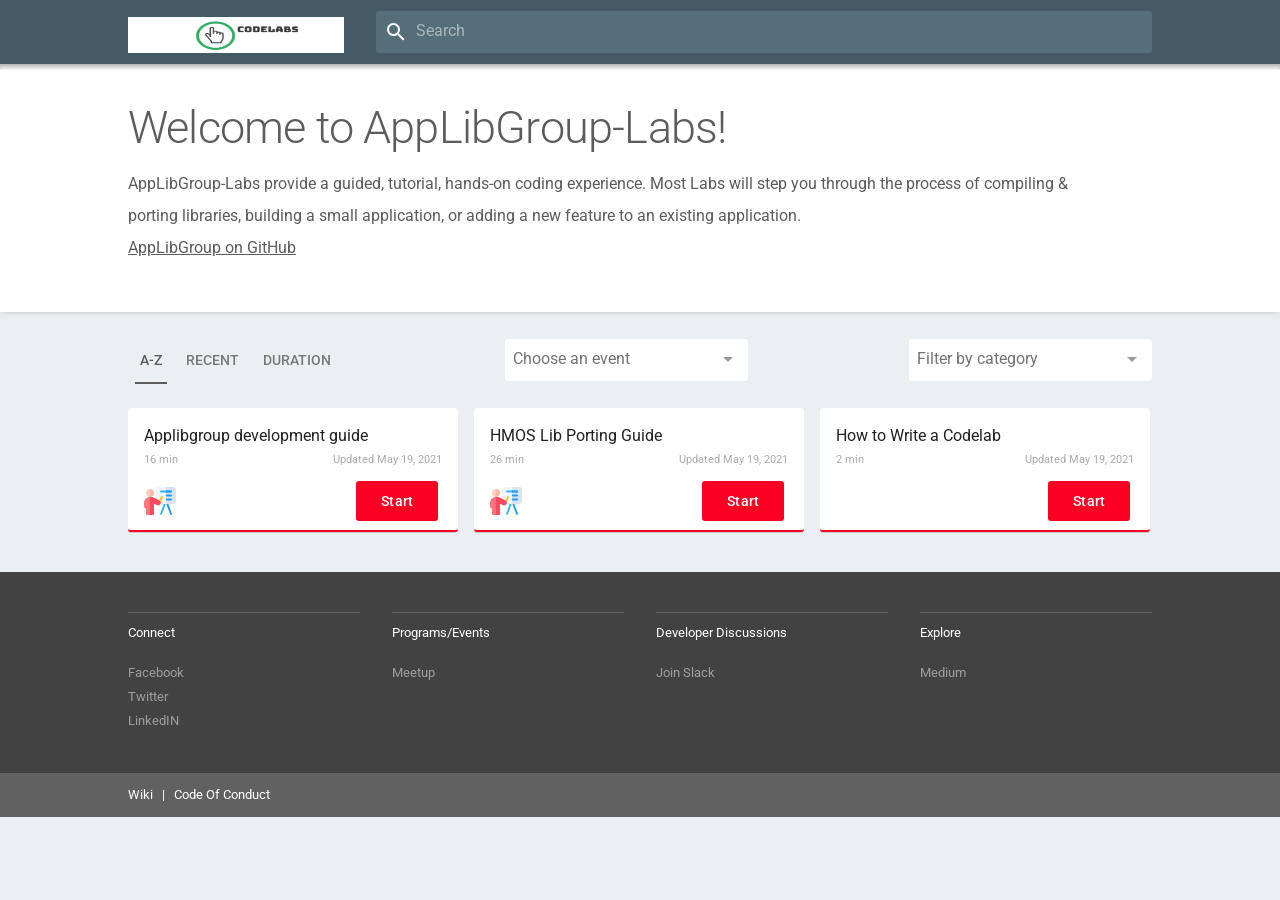
<file: index.html>
<!--
@license
Copyright (c) 2016 The Polymer Project Authors. All rights reserved.
This code may only be used under the BSD style license found at http://polymer.github.io/LICENSE.txt
The complete set of authors may be found at http://polymer.github.io/AUTHORS.txt
The complete set of contributors may be found at http://polymer.github.io/CONTRIBUTORS.txt
Code distributed by Google as part of the polymer project is also
subject to an additional IP rights grant found at http://polymer.github.io/PATENTS.txt
-->

<!doctype html>
<html lang="en">
<head>
  <meta charset="utf-8">
  <meta name="description" content="AppLibGroup-Labs provide a guided, tutorial, hands-on coding experience. Most Labs will step you through the process of compiling &amp; porting libraries, building a small application, or adding a new feature to an existing application.">
  <meta name="viewport" content="width=device-width, initial-scale=1.0">
  <meta name="generator" content="AppLibGroup-Labs">
  <meta name="application-name" content="AppLibGroup-Labs">
  <link rel="canonical" href="https://example.com/" />
  <link rel="preconnect" href="https://www.google-analytics.com" />

  <script>
    window.ga=window.ga||function(){(ga.q=ga.q||[]).push(arguments)};ga.l=+new Date;
    ga('create', 'UA-49880327-14', 'auto');
    ga('send', 'pageview');
    
  </script>
  <script async src='https://www.google-analytics.com/analytics.js'></script>

  <title>AppLibGroup-Labs</title>

  <link rel="stylesheet" href="/styles/main.css">

  

  <link rel="import" href="/elements/elements.html">

  <style is="custom-style">
    :root {
      --paper-tabs-selection-bar-color: currentcolor;
      --paper-input-container-underline: {
        display: none;
      };
      --paper-input-container-underline-focus: {
        display: none;
      };
    }

    .dropdown-filter {
      --paper-input-container: {
        padding: 8px;
      }
    }
  </style>

  <meta name="apple-mobile-web-app-capable" content="yes">
  <meta name="apple-mobile-web-app-status-bar-style" content="#455a64">
  <meta name="apple-mobile-web-app-title" content="AppLibGroup-Labs">
  <link rel="apple-touch-icon" sizes="180x180" href="/images/favicons/apple-touch-icon.png">
  <link rel="icon" type="image/png" sizes="32x32" href="/images/favicons/favicon-32x32.png">
  <link rel="icon" type="image/png" sizes="194x194" href="/images/favicons/favicon-194x194.png">
  <link rel="icon" type="image/png" sizes="192x192" href="/images/favicons/android-chrome-192x192.png">
  <link rel="icon" type="image/png" sizes="16x16" href="/images/favicons/favicon-16x16.png">
  <link rel="manifest" href="site.webmanifest">
  <link rel="mask-icon" href="/images/favicons/safari-pinned-tab.svg" color="#455a64">
  <meta name="msapplication-TileColor" content="#455a64">
  <meta name="msapplication-TileImage" content="/images/favicons/mstile-144x144.png">
  <meta name="theme-color" content="#455a64">

  <meta name="og:type" property="og:type" content="website" />
  <meta name="og:title" property="og:title" content="AppLibGroup-Labs" />
  <meta name="og:description" property="og:description" content="AppLibGroup-Labs provide a guided, tutorial, hands-on coding experience. Most Labs will step you through the process of compiling &amp; porting libraries, building a small application, or adding a new feature to an existing application." />
  <meta name="og:url" property="og:url" content="https://example.com/" />
  <meta name="og:site_name" property="og:site_name" content="Codelabs" />
  <meta name="og:determiner" property="og:determiner" content="the" />
  <meta name="og:locale" property="og:locale" content="en_US" />
  <meta name="og:image" property="og:image" content="/images/og-image.png" />
  <meta name="og:image:url" property="og:image:url" content="/images/og-image.png" />
  <meta name="og:image:type" property="og:image:type" content="image/png" />
  <meta name="og:image:width" property="og:image:width" content="1200" />
  <meta name="og:image:height" property="og:image:height" content="1200" />
  <meta name="og:image:alt" property="og:image:alt" content="Codelabs" />

  <meta name="twitter:card" property="twitter:card" content="summary_large_image" />
  <meta name="twitter:title" property="twitter:title" content="AppLibGroup-Labs" />
  <meta name="twitter:description" property="twitter:description" content="AppLibGroup-Labs provide a guided, tutorial, hands-on coding experience. Most Labs will step you through the process of compiling &amp; porting libraries, building a small application, or adding a new feature to an existing application." />
  <meta name="twitter:image" property="twitter:image" content="/images/og-image.png" />
  <meta name="twitter:url" property="twitter:url" content="https://example.com/" />
</head>

<body id="app" is="body-bind" class="loading fullbleed ">
  <paper-header-panel id="main" mode="standard" main>
    
    <div id="mainToolbar" class="paper-header">
      <div class="site-width layout horizontal">
        <a href="/">
          <img src="/images/logo.png" class="logo-devs" alt="Codelabs Logo">
        </a>
        <div id="searchbar">
          <paper-input-container no-label-float>
            <paper-icon-button prefix icon="search"></paper-icon-button>
            <label>Search</label>
            <input is="iron-input" bind-value="{{searchVal}}" on-keydown="onSearchKeyDown">
          </paper-input-container>
        </div>
      </div>
    </div>
    

    
    <header id="banner" down$="[[_toBoolean(selectedFilter)]]">
      <div class="site-width">
        
        <h2 class="banner-title">Welcome to AppLibGroup-Labs!</h2>
        <div class="banner-description"
             data-filter-selected$="[[_toBoolean(selectedFilter)]]">
          <p class="banner-info">
            AppLibGroup-Labs provide a guided, tutorial, hands-on coding experience. Most Labs will step you through the process of compiling & porting libraries, building a small application, or adding a new feature to an existing application.
            <br>
            <a href="https://github.com/applibgroup">AppLibGroup on GitHub</a>
          </p>
          </div>
      </div>
    </header>

    <main>
      <div id="filters" class="site-width layout horizontal center justified">
        <div id="sortby">
          <paper-tabs selected="0" noink on-iron-activate="sortBy">
            <paper-tab>A-Z</paper-tab>
            <paper-tab>Recent</paper-tab>
            <paper-tab>Duration</paper-tab>
          </paper-tabs>
        </div>

        
        <paper-dropdown-menu
          label="Choose an event"
          class="dropdown-filter"
          no-label-float
          noink no-animations
        >
          <paper-listbox
            id="eventList"
            slot="dropdown-content"
            class="dropdown-content"
          ><a href="/medium/" tabindex="-1">
                  <paper-item>Medium Articles</paper-item>
                </a>
              <a href="/meetup/" tabindex="-1">
                  <paper-item>Meetup Group</paper-item>
                </a>
              
          </paper-listbox>
        </paper-dropdown-menu>
        		<paper-dropdown-menu
          label="Filter by category"
          class="dropdown-filter"
          no-label-float
          noink no-animations
        >
          <paper-listbox
            id="categorylist"
            slot="dropdown-content"
            class="dropdown-content"
            on-iron-activate="onCategoryActivate"
            attr-for-selected="filter"
          >
              <paper-item filter="Training">Training</paper-item>
                <paper-item filter="sample">sample</paper-item>

          </paper-listbox>
        </paper-dropdown-menu></div>

      <card-sorter id="cards" class="site-width">
        
          
            
            <a href="/codelabs\applib-dev-guide\index.html?index=..%2F..index" on-tap="navigate"
               class="codelab-card category-training"
               data-category="Training"
               data-title="Applibgroup development guide"
               data-duration="16"
               data-updated="2021-05-19T11:06:36Z"
               data-tags="cds17,chrome-dev-summit-2016,devfest18,gdd17,io2016,io2017,io2018,io2019,jsconfeu,kiosk,pwa-dev-summit,pwa-roadshow,tag-web,typtwd17,web"
               data-pin="">
              <div class="description">Applibgroup development guide</div>
              <div class="card-duration">
                <span>16 min </span>
                <span>Updated May 19, 2021</span>
              </div>
              <div class="card-footer">
                <div class="category-icon training-icon"></div>
                <paper-button class="training-bg">Start</paper-button>
              </div>
            </a>
          
          
            
            <a href="/codelabs\hmos-lib-port-guide\index.html?index=..%2F..index" on-tap="navigate"
               class="codelab-card category-training"
               data-category="Training"
               data-title="HMOS Lib Porting Guide"
               data-duration="26"
               data-updated="2021-05-19T11:18:45Z"
               data-tags="cds17,chrome-dev-summit-2016,devfest18,gdd17,io2016,io2017,io2018,io2019,jsconfeu,kiosk,pwa-dev-summit,pwa-roadshow,tag-web,typtwd17,web"
               data-pin="">
              <div class="description">HMOS Lib Porting Guide</div>
              <div class="card-duration">
                <span>26 min </span>
                <span>Updated May 19, 2021</span>
              </div>
              <div class="card-footer">
                <div class="category-icon training-icon"></div>
                <paper-button class="training-bg">Start</paper-button>
              </div>
            </a>
          
	      
	      
	      <a href="/codelabs/how-to-write-a-codelab/index.html?index=..%2F..index" on-tap="navigate"
               class="codelab-card category-sample"
               data-category="sample"
               data-title="How to Write a Codelab"
               data-duration="2"
               data-updated="2021-05-19T20:21:31+05:30"
               data-tags="medium"
               data-pin="">
              <div class="description">How to Write a Codelab</div>
              <div class="card-duration">
                <span>2 min </span>
                <span>Updated May 19, 2021</span>
              </div>
              <div class="card-footer">
                <div class="category-icon sample-icon"></div>
                <paper-button class="sample-bg">Start</paper-button>
              </div>
            </a>
	      
	      
      </card-sorter>

      <div id="loading-placeholder" class="site-width">
        Loading Codelabs, please wait...
      </div>
    </main>

    <footer id="footer">
      <div class="footer-wrapper site-width">
        <div class="link-list">
          <label>Connect</label>
          <ul>
            <li><a href="https://www.facebook.com/groups/816825212509331">Facebook</a></li>
			<li><a href="https://twitter.com/applibgroup">Twitter</a></li>
			<li><a href="https://www.linkedin.com/company/72703896/">LinkedIN</a></li>
          </ul>
        </div>
        <div class="link-list">
          <label>Programs/Events</label>
          <ul>
            <li><a href="https://www.meetup.com/application-library-engineering-group/">Meetup</a></li>
          </ul>
        </div>
        <div class="link-list">
          <label>Developer Discussions</label>
          <ul>
            <li><a href="https://join.slack.com/t/applibgroup/shared_invite/zt-n5yze4r7-xnwOeUv07Lw9rYMFHRSCjw">Join Slack</a></li>
          </ul>
        </div>
        <div class="link-list">
          <label>Explore</label>
           <ul>
            <li><a href="https://medium.com/@applibgroup">Medium</a></li>
          </ul>
        </div>
      </div>
    </footer>

    <div class="footerbar">
      <div class="site-width layout horizontal center justified">
        <span>
          <a href="https://github.com/applibgroup/applibgroup/wiki">Wiki</a>
          &nbsp; | &nbsp;
          <a href="https://github.com/applibgroup/applibgroup/wiki/Code-of-Conduct">Code Of Conduct</a>
        </span>
      </div>
    </div>

  </paper-header-panel>

  <script src="/scripts/main.js"></script>
</body>
</html>
</file>
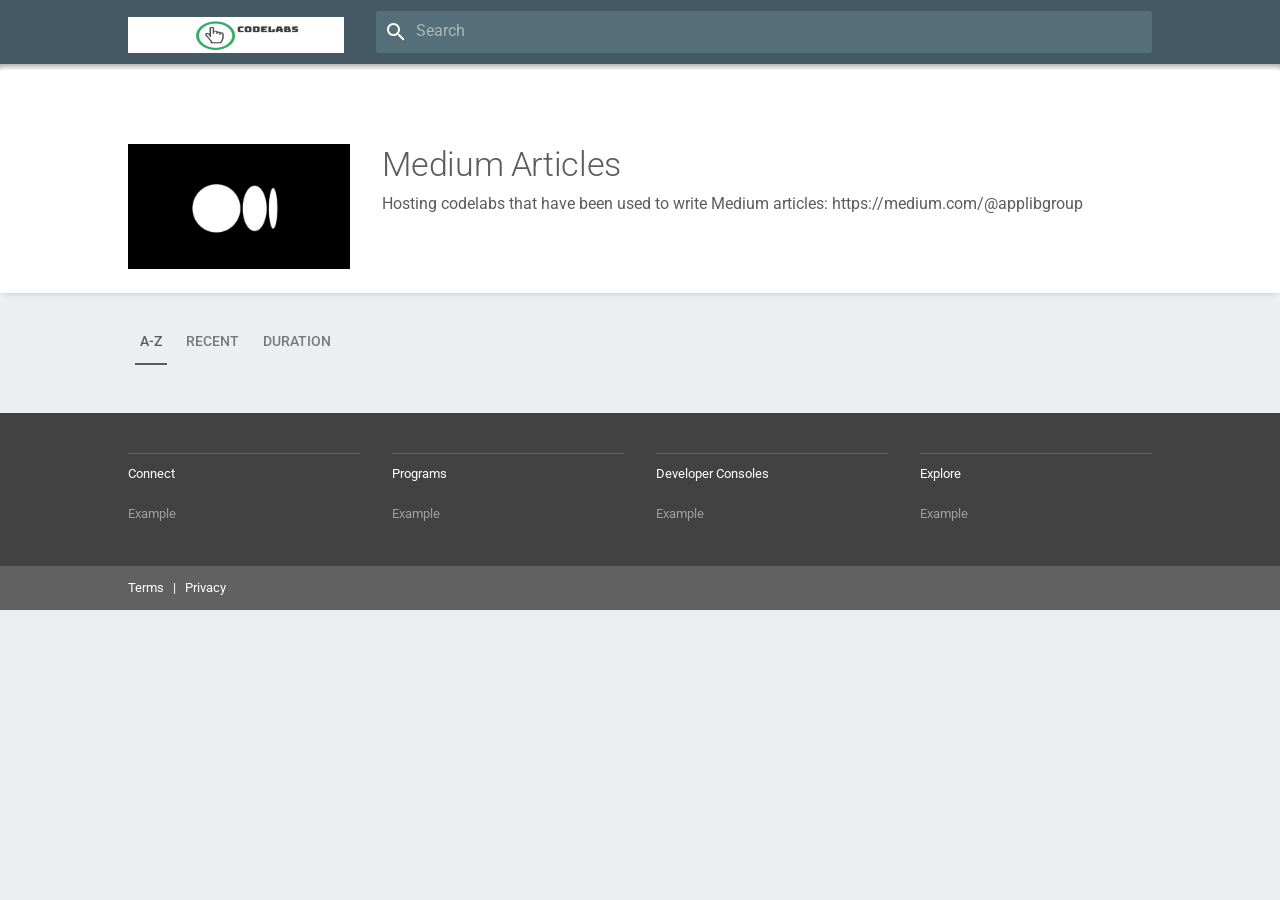
<file: medium/index.html>
<!--
@license
Copyright (c) 2016 The Polymer Project Authors. All rights reserved.
This code may only be used under the BSD style license found at http://polymer.github.io/LICENSE.txt
The complete set of authors may be found at http://polymer.github.io/AUTHORS.txt
The complete set of contributors may be found at http://polymer.github.io/CONTRIBUTORS.txt
Code distributed by Google as part of the polymer project is also
subject to an additional IP rights grant found at http://polymer.github.io/PATENTS.txt
-->

<!doctype html>
<html lang="en">
<head>
  <meta charset="utf-8">
  <meta name="description" content="Hosting codelabs that have been used to write Medium articles: https://medium.com/@applibgroup">
  <meta name="viewport" content="width=device-width, initial-scale=1.0">
  <meta name="generator" content="Medium Articles">
  <meta name="application-name" content="Medium Articles">
  <link rel="canonical" href="https://medium.com/@applibgroup" />
  <link rel="preconnect" href="https://www.google-analytics.com" />

  <script>
    window.ga=window.ga||function(){(ga.q=ga.q||[]).push(arguments)};ga.l=+new Date;
    ga('create', 'UA-49880327-14', 'auto');
    ga('send', 'pageview');
    
  </script>
  <script async src='https://www.google-analytics.com/analytics.js'></script>

  <title>Medium Articles</title>

  <link rel="stylesheet" href="/styles/main.css">

  

  <link rel="import" href="/elements/elements.html">

  <style is="custom-style">
    :root {
      --paper-tabs-selection-bar-color: currentcolor;
      --paper-input-container-underline: {
        display: none;
      };
      --paper-input-container-underline-focus: {
        display: none;
      };
    }

    .dropdown-filter {
      --paper-input-container: {
        padding: 8px;
      }
    }
  </style>

  <meta name="apple-mobile-web-app-capable" content="yes">
  <meta name="apple-mobile-web-app-status-bar-style" content="#455a64">
  <meta name="apple-mobile-web-app-title" content="Medium Articles">
  <link rel="apple-touch-icon" sizes="180x180" href="/images/favicons/apple-touch-icon.png">
  <link rel="icon" type="image/png" sizes="32x32" href="/images/favicons/favicon-32x32.png">
  <link rel="icon" type="image/png" sizes="194x194" href="/images/favicons/favicon-194x194.png">
  <link rel="icon" type="image/png" sizes="192x192" href="/images/favicons/android-chrome-192x192.png">
  <link rel="icon" type="image/png" sizes="16x16" href="/images/favicons/favicon-16x16.png">
  <link rel="manifest" href="site.webmanifest">
  <link rel="mask-icon" href="/images/favicons/safari-pinned-tab.svg" color="#455a64">
  <meta name="msapplication-TileColor" content="#455a64">
  <meta name="msapplication-TileImage" content="/images/favicons/mstile-144x144.png">
  <meta name="theme-color" content="#455a64">

  <meta name="og:type" property="og:type" content="website" />
  <meta name="og:title" property="og:title" content="Medium Articles" />
  <meta name="og:description" property="og:description" content="Hosting codelabs that have been used to write Medium articles: https://medium.com/@applibgroup" />
  <meta name="og:url" property="og:url" content="https://medium.com/@applibgroup" />
  <meta name="og:site_name" property="og:site_name" content="Codelabs" />
  <meta name="og:determiner" property="og:determiner" content="the" />
  <meta name="og:locale" property="og:locale" content="en_US" />
  <meta name="og:image" property="og:image" content="/images/og-image.png" />
  <meta name="og:image:url" property="og:image:url" content="/images/og-image.png" />
  <meta name="og:image:type" property="og:image:type" content="image/png" />
  <meta name="og:image:width" property="og:image:width" content="1200" />
  <meta name="og:image:height" property="og:image:height" content="1200" />
  <meta name="og:image:alt" property="og:image:alt" content="Codelabs" />

  <meta name="twitter:card" property="twitter:card" content="summary_large_image" />
  <meta name="twitter:title" property="twitter:title" content="Medium Articles" />
  <meta name="twitter:description" property="twitter:description" content="Hosting codelabs that have been used to write Medium articles: https://medium.com/@applibgroup" />
  <meta name="twitter:image" property="twitter:image" content="/images/og-image.png" />
  <meta name="twitter:url" property="twitter:url" content="https://medium.com/@applibgroup" />
</head>

<body id="app" is="body-bind" class="loading fullbleed view">
  <paper-header-panel id="main" mode="standard" main>
    
    <div id="mainToolbar" class="paper-header">
      <div class="site-width layout horizontal">
        <a href="/">
          <img src="/images/logo.png" class="logo-devs" alt="Codelabs Logo">
        </a>
        <div id="searchbar">
          <paper-input-container no-label-float>
            <paper-icon-button prefix icon="search"></paper-icon-button>
            <label>Search</label>
            <input is="iron-input" bind-value="{{searchVal}}" on-keydown="onSearchKeyDown">
          </paper-input-container>
        </div>
      </div>
    </div>
    

    
    <header id="banner" down>
      <div class="site-width">
        <div class="banner-description">
            <img id="logo" src="/medium/medium-logo.jpg" alt="Event logo">
            <div class="banner-meta">
              <h3>Medium Articles</h3>
              <p>Hosting codelabs that have been used to write Medium articles: https://medium.com/@applibgroup</p>
              
            </div>
          </div>
      </div>
    </header>

    <main>
      <div id="filters" class="site-width layout horizontal center justified">
        <div id="sortby">
          <paper-tabs selected="0" noink on-iron-activate="sortBy">
            <paper-tab>A-Z</paper-tab>
            <paper-tab>Recent</paper-tab>
            <paper-tab>Duration</paper-tab>
          </paper-tabs>
        </div>

        </div>

      <card-sorter id="cards" class="site-width">
        
      </card-sorter>

      <div id="loading-placeholder" class="site-width">
        Loading Codelabs, please wait...
      </div>
    </main>

    <footer id="footer">
      <div class="footer-wrapper site-width">
        <div class="link-list">
          <label>Connect</label>
          <ul>
            <li><a href="https://www.example.com/">Example</a></li>
          </ul>
        </div>
        <div class="link-list">
          <label>Programs</label>
          <ul>
            <li><a href="https://www.example.com/">Example</a></li>
          </ul>
        </div>
        <div class="link-list">
          <label>Developer Consoles</label>
          <ul>
            <li><a href="https://www.example.com/">Example</a></li>
          </ul>
        </div>
        <div class="link-list">
          <label>Explore</label>
           <ul>
            <li><a href="https://www.example.com/">Example</a></li>
          </ul>
        </div>
      </div>
    </footer>

    <div class="footerbar">
      <div class="site-width layout horizontal center justified">
        <span>
          <a href="https://example.com">Terms</a>
          &nbsp; | &nbsp;
          <a href="https://example.com">Privacy</a>
        </span>
      </div>
    </div>

  </paper-header-panel>

  <script src="/scripts/main.js"></script>
</body>
</html>
</file>
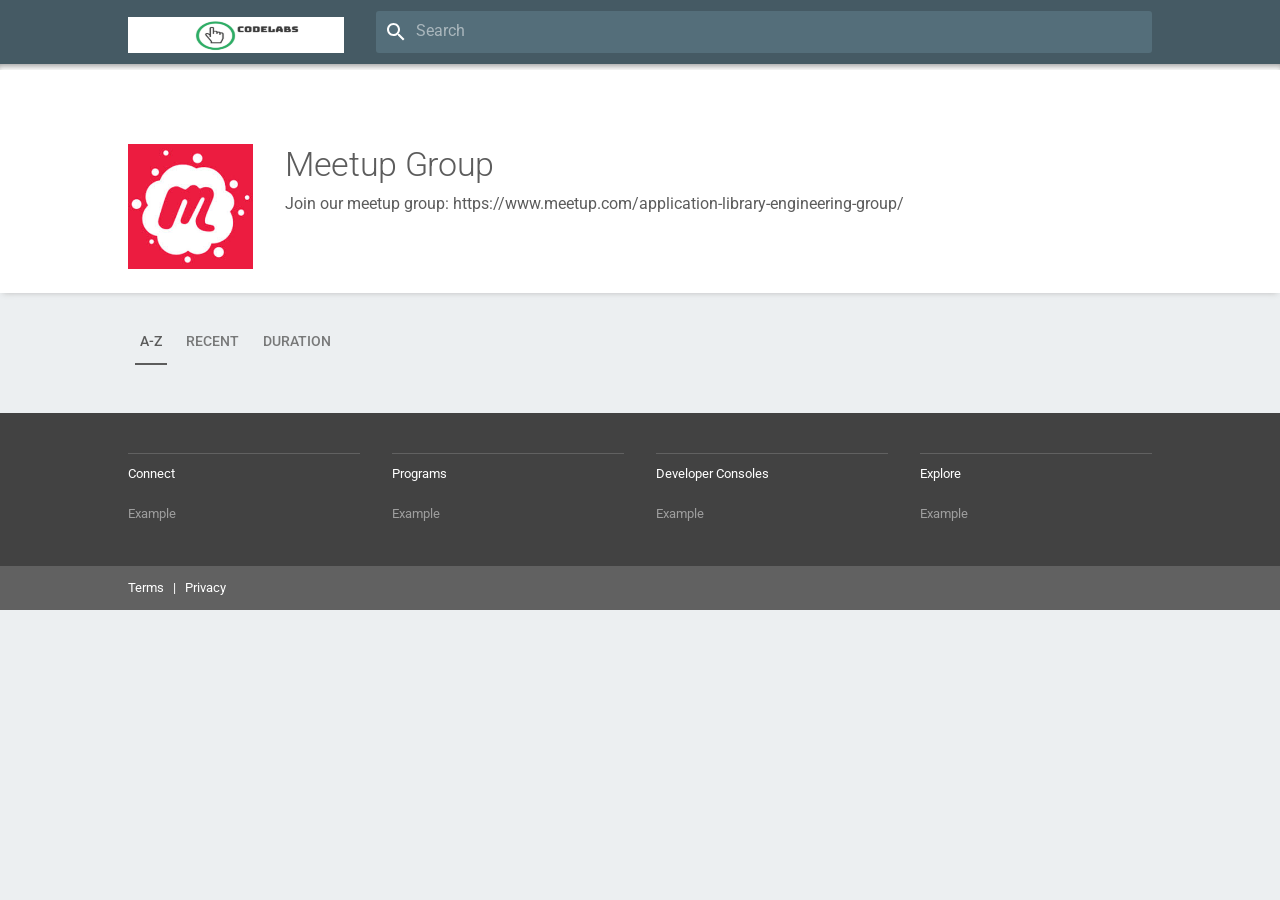
<file: meetup/index.html>
<!--
@license
Copyright (c) 2016 The Polymer Project Authors. All rights reserved.
This code may only be used under the BSD style license found at http://polymer.github.io/LICENSE.txt
The complete set of authors may be found at http://polymer.github.io/AUTHORS.txt
The complete set of contributors may be found at http://polymer.github.io/CONTRIBUTORS.txt
Code distributed by Google as part of the polymer project is also
subject to an additional IP rights grant found at http://polymer.github.io/PATENTS.txt
-->

<!doctype html>
<html lang="en">
<head>
  <meta charset="utf-8">
  <meta name="description" content="Join our meetup group: https://www.meetup.com/application-library-engineering-group/">
  <meta name="viewport" content="width=device-width, initial-scale=1.0">
  <meta name="generator" content="Meetup Group">
  <meta name="application-name" content="Meetup Group">
  <link rel="canonical" href="https://www.meetup.com/application-library-engineering-group/" />
  <link rel="preconnect" href="https://www.google-analytics.com" />

  <script>
    window.ga=window.ga||function(){(ga.q=ga.q||[]).push(arguments)};ga.l=+new Date;
    ga('create', 'UA-49880327-14', 'auto');
    ga('send', 'pageview');
    
  </script>
  <script async src='https://www.google-analytics.com/analytics.js'></script>

  <title>Meetup Group</title>

  <link rel="stylesheet" href="/styles/main.css">

  

  <link rel="import" href="/elements/elements.html">

  <style is="custom-style">
    :root {
      --paper-tabs-selection-bar-color: currentcolor;
      --paper-input-container-underline: {
        display: none;
      };
      --paper-input-container-underline-focus: {
        display: none;
      };
    }

    .dropdown-filter {
      --paper-input-container: {
        padding: 8px;
      }
    }
  </style>

  <meta name="apple-mobile-web-app-capable" content="yes">
  <meta name="apple-mobile-web-app-status-bar-style" content="#455a64">
  <meta name="apple-mobile-web-app-title" content="Meetup Group">
  <link rel="apple-touch-icon" sizes="180x180" href="/images/favicons/apple-touch-icon.png">
  <link rel="icon" type="image/png" sizes="32x32" href="/images/favicons/favicon-32x32.png">
  <link rel="icon" type="image/png" sizes="194x194" href="/images/favicons/favicon-194x194.png">
  <link rel="icon" type="image/png" sizes="192x192" href="/images/favicons/android-chrome-192x192.png">
  <link rel="icon" type="image/png" sizes="16x16" href="/images/favicons/favicon-16x16.png">
  <link rel="manifest" href="site.webmanifest">
  <link rel="mask-icon" href="/images/favicons/safari-pinned-tab.svg" color="#455a64">
  <meta name="msapplication-TileColor" content="#455a64">
  <meta name="msapplication-TileImage" content="/images/favicons/mstile-144x144.png">
  <meta name="theme-color" content="#455a64">

  <meta name="og:type" property="og:type" content="website" />
  <meta name="og:title" property="og:title" content="Meetup Group" />
  <meta name="og:description" property="og:description" content="Join our meetup group: https://www.meetup.com/application-library-engineering-group/" />
  <meta name="og:url" property="og:url" content="https://www.meetup.com/application-library-engineering-group/" />
  <meta name="og:site_name" property="og:site_name" content="Codelabs" />
  <meta name="og:determiner" property="og:determiner" content="the" />
  <meta name="og:locale" property="og:locale" content="en_US" />
  <meta name="og:image" property="og:image" content="/images/og-image.png" />
  <meta name="og:image:url" property="og:image:url" content="/images/og-image.png" />
  <meta name="og:image:type" property="og:image:type" content="image/png" />
  <meta name="og:image:width" property="og:image:width" content="1200" />
  <meta name="og:image:height" property="og:image:height" content="1200" />
  <meta name="og:image:alt" property="og:image:alt" content="Codelabs" />

  <meta name="twitter:card" property="twitter:card" content="summary_large_image" />
  <meta name="twitter:title" property="twitter:title" content="Meetup Group" />
  <meta name="twitter:description" property="twitter:description" content="Join our meetup group: https://www.meetup.com/application-library-engineering-group/" />
  <meta name="twitter:image" property="twitter:image" content="/images/og-image.png" />
  <meta name="twitter:url" property="twitter:url" content="https://www.meetup.com/application-library-engineering-group/" />
</head>

<body id="app" is="body-bind" class="loading fullbleed view">
  <paper-header-panel id="main" mode="standard" main>
    
    <div id="mainToolbar" class="paper-header">
      <div class="site-width layout horizontal">
        <a href="/">
          <img src="/images/logo.png" class="logo-devs" alt="Codelabs Logo">
        </a>
        <div id="searchbar">
          <paper-input-container no-label-float>
            <paper-icon-button prefix icon="search"></paper-icon-button>
            <label>Search</label>
            <input is="iron-input" bind-value="{{searchVal}}" on-keydown="onSearchKeyDown">
          </paper-input-container>
        </div>
      </div>
    </div>
    

    
    <header id="banner" down>
      <div class="site-width">
        <div class="banner-description">
            <img id="logo" src="/meetup/meetup-logo.jpg" alt="Event logo">
            <div class="banner-meta">
              <h3>Meetup Group</h3>
              <p>Join our meetup group: https://www.meetup.com/application-library-engineering-group/</p>
              
            </div>
          </div>
      </div>
    </header>

    <main>
      <div id="filters" class="site-width layout horizontal center justified">
        <div id="sortby">
          <paper-tabs selected="0" noink on-iron-activate="sortBy">
            <paper-tab>A-Z</paper-tab>
            <paper-tab>Recent</paper-tab>
            <paper-tab>Duration</paper-tab>
          </paper-tabs>
        </div>

        </div>

      <card-sorter id="cards" class="site-width">
        
      </card-sorter>

      <div id="loading-placeholder" class="site-width">
        Loading Codelabs, please wait...
      </div>
    </main>

    <footer id="footer">
      <div class="footer-wrapper site-width">
        <div class="link-list">
          <label>Connect</label>
          <ul>
            <li><a href="https://www.example.com/">Example</a></li>
          </ul>
        </div>
        <div class="link-list">
          <label>Programs</label>
          <ul>
            <li><a href="https://www.example.com/">Example</a></li>
          </ul>
        </div>
        <div class="link-list">
          <label>Developer Consoles</label>
          <ul>
            <li><a href="https://www.example.com/">Example</a></li>
          </ul>
        </div>
        <div class="link-list">
          <label>Explore</label>
           <ul>
            <li><a href="https://www.example.com/">Example</a></li>
          </ul>
        </div>
      </div>
    </footer>

    <div class="footerbar">
      <div class="site-width layout horizontal center justified">
        <span>
          <a href="https://example.com">Terms</a>
          &nbsp; | &nbsp;
          <a href="https://example.com">Privacy</a>
        </span>
      </div>
    </div>

  </paper-header-panel>

  <script src="/scripts/main.js"></script>
</body>
</html>
</file>
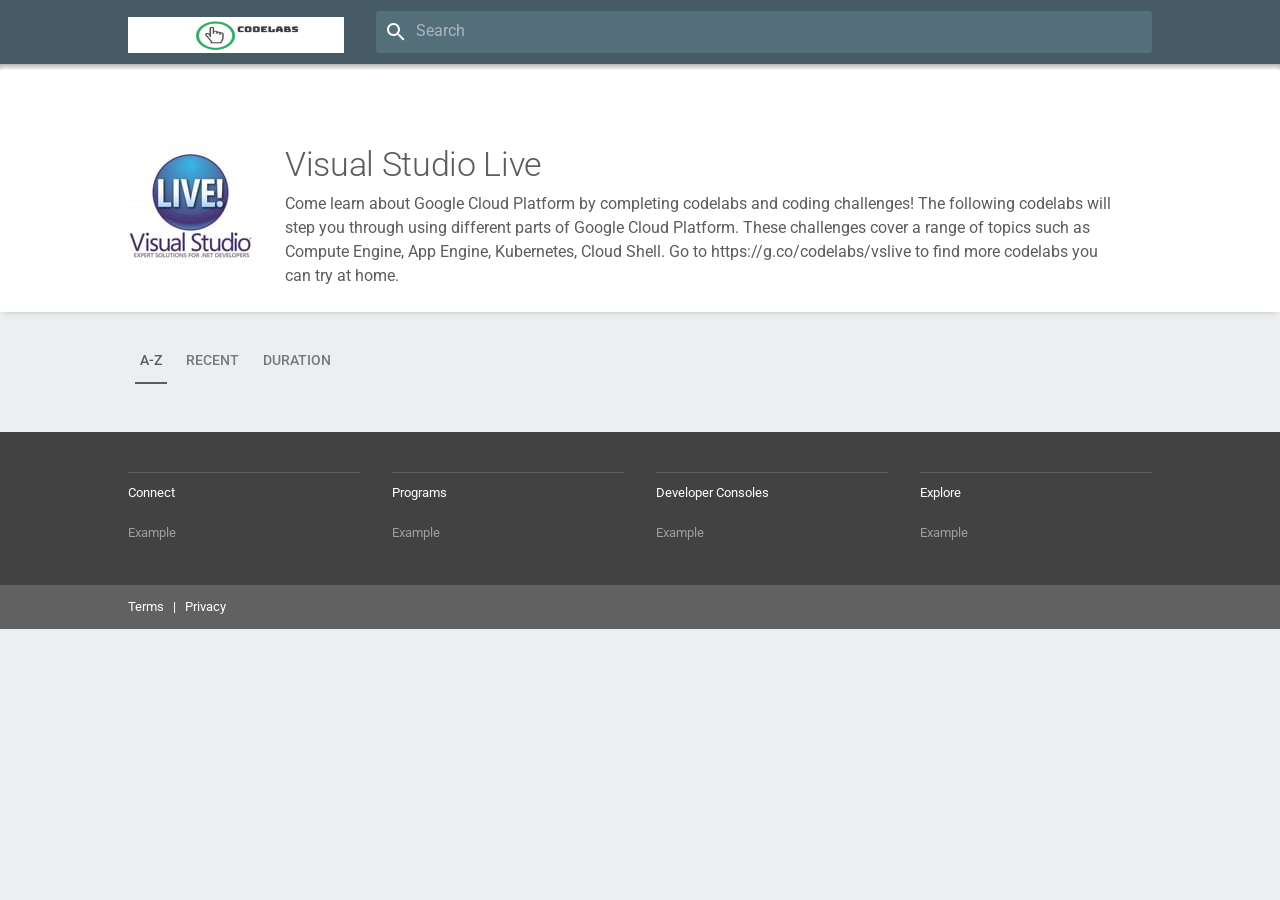
<file: vslive/index.html>
<!--
@license
Copyright (c) 2016 The Polymer Project Authors. All rights reserved.
This code may only be used under the BSD style license found at http://polymer.github.io/LICENSE.txt
The complete set of authors may be found at http://polymer.github.io/AUTHORS.txt
The complete set of contributors may be found at http://polymer.github.io/CONTRIBUTORS.txt
Code distributed by Google as part of the polymer project is also
subject to an additional IP rights grant found at http://polymer.github.io/PATENTS.txt
-->

<!doctype html>
<html lang="en">
<head>
  <meta charset="utf-8">
  <meta name="description" content="Come learn about Google Cloud Platform by completing codelabs and coding challenges! The following codelabs will step you through using different parts of Google Cloud Platform. These challenges cover a range of topics such as Compute Engine, App Engine, Kubernetes, Cloud Shell. Go to https://g.co/codelabs/vslive to find more codelabs you can try at home.">
  <meta name="viewport" content="width=device-width, initial-scale=1.0">
  <meta name="generator" content="Visual Studio Live">
  <meta name="application-name" content="Visual Studio Live">
  <link rel="canonical" href="https://example.com/vslive/" />
  <link rel="preconnect" href="https://www.google-analytics.com" />

  <script>
    window.ga=window.ga||function(){(ga.q=ga.q||[]).push(arguments)};ga.l=+new Date;
    ga('create', 'UA-49880327-14', 'auto');
    ga('send', 'pageview');
    
  </script>
  <script async src='https://www.google-analytics.com/analytics.js'></script>

  <title>Visual Studio Live</title>

  <link rel="stylesheet" href="/styles/main.css">

  

  <link rel="import" href="/elements/elements.html">

  <style is="custom-style">
    :root {
      --paper-tabs-selection-bar-color: currentcolor;
      --paper-input-container-underline: {
        display: none;
      };
      --paper-input-container-underline-focus: {
        display: none;
      };
    }

    .dropdown-filter {
      --paper-input-container: {
        padding: 8px;
      }
    }
  </style>

  <meta name="apple-mobile-web-app-capable" content="yes">
  <meta name="apple-mobile-web-app-status-bar-style" content="#455a64">
  <meta name="apple-mobile-web-app-title" content="Visual Studio Live">
  <link rel="apple-touch-icon" sizes="180x180" href="/images/favicons/apple-touch-icon.png">
  <link rel="icon" type="image/png" sizes="32x32" href="/images/favicons/favicon-32x32.png">
  <link rel="icon" type="image/png" sizes="194x194" href="/images/favicons/favicon-194x194.png">
  <link rel="icon" type="image/png" sizes="192x192" href="/images/favicons/android-chrome-192x192.png">
  <link rel="icon" type="image/png" sizes="16x16" href="/images/favicons/favicon-16x16.png">
  <link rel="manifest" href="site.webmanifest">
  <link rel="mask-icon" href="/images/favicons/safari-pinned-tab.svg" color="#455a64">
  <meta name="msapplication-TileColor" content="#455a64">
  <meta name="msapplication-TileImage" content="/images/favicons/mstile-144x144.png">
  <meta name="theme-color" content="#455a64">

  <meta name="og:type" property="og:type" content="website" />
  <meta name="og:title" property="og:title" content="Visual Studio Live" />
  <meta name="og:description" property="og:description" content="Come learn about Google Cloud Platform by completing codelabs and coding challenges! The following codelabs will step you through using different parts of Google Cloud Platform. These challenges cover a range of topics such as Compute Engine, App Engine, Kubernetes, Cloud Shell. Go to https://g.co/codelabs/vslive to find more codelabs you can try at home." />
  <meta name="og:url" property="og:url" content="https://example.com/vslive/" />
  <meta name="og:site_name" property="og:site_name" content="Codelabs" />
  <meta name="og:determiner" property="og:determiner" content="the" />
  <meta name="og:locale" property="og:locale" content="en_US" />
  <meta name="og:image" property="og:image" content="/images/og-image.png" />
  <meta name="og:image:url" property="og:image:url" content="/images/og-image.png" />
  <meta name="og:image:type" property="og:image:type" content="image/png" />
  <meta name="og:image:width" property="og:image:width" content="1200" />
  <meta name="og:image:height" property="og:image:height" content="1200" />
  <meta name="og:image:alt" property="og:image:alt" content="Codelabs" />

  <meta name="twitter:card" property="twitter:card" content="summary_large_image" />
  <meta name="twitter:title" property="twitter:title" content="Visual Studio Live" />
  <meta name="twitter:description" property="twitter:description" content="Come learn about Google Cloud Platform by completing codelabs and coding challenges! The following codelabs will step you through using different parts of Google Cloud Platform. These challenges cover a range of topics such as Compute Engine, App Engine, Kubernetes, Cloud Shell. Go to https://g.co/codelabs/vslive to find more codelabs you can try at home." />
  <meta name="twitter:image" property="twitter:image" content="/images/og-image.png" />
  <meta name="twitter:url" property="twitter:url" content="https://example.com/vslive/" />
</head>

<body id="app" is="body-bind" class="loading fullbleed view">
  <paper-header-panel id="main" mode="standard" main>
    
    <div id="mainToolbar" class="paper-header">
      <div class="site-width layout horizontal">
        <a href="/">
          <img src="/images/logo.png" class="logo-devs" alt="Codelabs Logo">
        </a>
        <div id="searchbar">
          <paper-input-container no-label-float>
            <paper-icon-button prefix icon="search"></paper-icon-button>
            <label>Search</label>
            <input is="iron-input" bind-value="{{searchVal}}" on-keydown="onSearchKeyDown">
          </paper-input-container>
        </div>
      </div>
    </div>
    

    
    <header id="banner" down>
      <div class="site-width">
        <div class="banner-description">
            <img id="logo" src="/vslive/vslive-logo.jpg" alt="Event logo">
            <div class="banner-meta">
              <h3>Visual Studio Live</h3>
              <p>Come learn about Google Cloud Platform by completing codelabs and coding challenges! The following codelabs will step you through using different parts of Google Cloud Platform. These challenges cover a range of topics such as Compute Engine, App Engine, Kubernetes, Cloud Shell. Go to https://g.co/codelabs/vslive to find more codelabs you can try at home.</p>
              
            </div>
          </div>
      </div>
    </header>

    <main>
      <div id="filters" class="site-width layout horizontal center justified">
        <div id="sortby">
          <paper-tabs selected="0" noink on-iron-activate="sortBy">
            <paper-tab>A-Z</paper-tab>
            <paper-tab>Recent</paper-tab>
            <paper-tab>Duration</paper-tab>
          </paper-tabs>
        </div>

        </div>

      <card-sorter id="cards" class="site-width">
        
      </card-sorter>

      <div id="loading-placeholder" class="site-width">
        Loading Codelabs, please wait...
      </div>
    </main>

    <footer id="footer">
      <div class="footer-wrapper site-width">
        <div class="link-list">
          <label>Connect</label>
          <ul>
            <li><a href="https://www.example.com/">Example</a></li>
          </ul>
        </div>
        <div class="link-list">
          <label>Programs</label>
          <ul>
            <li><a href="https://www.example.com/">Example</a></li>
          </ul>
        </div>
        <div class="link-list">
          <label>Developer Consoles</label>
          <ul>
            <li><a href="https://www.example.com/">Example</a></li>
          </ul>
        </div>
        <div class="link-list">
          <label>Explore</label>
           <ul>
            <li><a href="https://www.example.com/">Example</a></li>
          </ul>
        </div>
      </div>
    </footer>

    <div class="footerbar">
      <div class="site-width layout horizontal center justified">
        <span>
          <a href="https://example.com">Terms</a>
          &nbsp; | &nbsp;
          <a href="https://example.com">Privacy</a>
        </span>
      </div>
    </div>

  </paper-header-panel>

  <script src="/scripts/main.js"></script>
</body>
</html>
</file>
<file: styles/main.css>
/**
 * Copyright 2015 Google Inc. All rights reserved.
 *
 * Licensed under the Apache License, Version 2.0 (the "License");
 * you may not use this file except in compliance with the License.
 * You may obtain a copy of the License at
 *
 *     http://www.apache.org/licenses/LICENSE-2.0
 *
 * Unless required by applicable law or agreed to in writing, software
 * distributed under the License is distributed on an "AS IS" BASIS,
 * WITHOUT WARRANTIES OR CONDITIONS OF ANY KIND, either express or implied.
 * See the License for the specific language governing permissions and
 * limitations under the License.
 */
/**
 * Copyright 2015 Google Inc. All rights reserved.
 *
 * Licensed under the Apache License, Version 2.0 (the "License");
 * you may not use this file except in compliance with the License.
 * You may obtain a copy of the License at
 *
 *     http://www.apache.org/licenses/LICENSE-2.0
 *
 * Unless required by applicable law or agreed to in writing, software
 * distributed under the License is distributed on an "AS IS" BASIS,
 * WITHOUT WARRANTIES OR CONDITIONS OF ANY KIND, either express or implied.
 * See the License for the specific language governing permissions and
 * limitations under the License.
 */
/*******************************
          Flex Layout
*******************************/
.layout.horizontal,
.layout.horizontal-reverse,
.layout.vertical,
.layout.vertical-reverse {
  display: flex;
}

.layout.horizontal {
  flex-direction: row;
}

.layout.vertical {
  flex-direction: column;
}

.layout.wrap {
  flex-wrap: wrap;
}

.flex,
.flex-1 {
  -ms-flex: 1;
  -webkit-flex: 1;
  flex: 1;
}

/* alignment in cross axis */
.layout.start {
  align-items: flex-start;
}

.layout.center,
.layout.center-center {
  align-items: center;
}

.layout.end {
  align-items: flex-end;
}

/* alignment in main axis */
.layout.start-justified {
  justify-content: flex-start;
}

.layout.center-justified,
.layout.center-center {
  justify-content: center;
}

.layout.end-justified {
  justify-content: flex-end;
}

.layout.around-justified {
  justify-content: space-around;
}

.layout.justified {
  justify-content: space-between;
}

/* self alignment */
.self-start {
  align-self: flex-start;
}

.self-center {
  align-self: center;
}

.self-end {
  align-self: flex-end;
}

.self-stretch {
  align-self: stretch;
}

/*******************************
          Other Layout
*******************************/
.block {
  display: block;
}

/* IE 10 support for HTML5 hidden attr */
[hidden] {
  display: none !important;
}

.invisible {
  visibility: hidden !important;
}

.relative {
  position: relative;
}

.fit {
  position: absolute;
  top: 0;
  right: 0;
  bottom: 0;
  left: 0;
}

body.fullbleed {
  margin: 0;
  height: 100vh;
}

.scroll {
  -webkit-overflow-scrolling: touch;
  overflow: auto;
}

/**
 * Copyright 2015 Google Inc. All rights reserved.
 *
 * Licensed under the Apache License, Version 2.0 (the "License");
 * you may not use this file except in compliance with the License.
 * You may obtain a copy of the License at
 *
 *     http://www.apache.org/licenses/LICENSE-2.0
 *
 * Unless required by applicable law or agreed to in writing, software
 * distributed under the License is distributed on an "AS IS" BASIS,
 * WITHOUT WARRANTIES OR CONDITIONS OF ANY KIND, either express or implied.
 * See the License for the specific language governing permissions and
 * limitations under the License.
 */
/**
 * Copyright 2015 Google Inc. All rights reserved.
 *
 * Licensed under the Apache License, Version 2.0 (the "License");
 * you may not use this file except in compliance with the License.
 * You may obtain a copy of the License at
 *
 *     http://www.apache.org/licenses/LICENSE-2.0
 *
 * Unless required by applicable law or agreed to in writing, software
 * distributed under the License is distributed on an "AS IS" BASIS,
 * WITHOUT WARRANTIES OR CONDITIONS OF ANY KIND, either express or implied.
 * See the License for the specific language governing permissions and
 * limitations under the License.
 */
body {
  font-family: 'Roboto', 'Noto', sans-serif;
  -webkit-font-smoothing: antialiased;
  font-size: 16px;
  font-weight: 400;
  line-height: 24px;
  color: #5c5c5c;
}

h1 {
  font-family: 'Roboto', 'Noto', sans-serif;
  -webkit-font-smoothing: antialiased;
  white-space: nowrap;
  overflow: hidden;
  text-overflow: ellipsis;
  font-size: 56px;
  font-weight: 400;
  letter-spacing: -.026em;
  line-height: 60px;
}

h2 {
  font-family: 'Roboto', 'Noto', sans-serif;
  -webkit-font-smoothing: antialiased;
  font-size: 45px;
  font-weight: 400;
  letter-spacing: -.018em;
  line-height: 48px;
}

h3 {
  font-family: 'Roboto', 'Noto', sans-serif;
  -webkit-font-smoothing: antialiased;
  font-size: 34px;
  font-weight: 400;
  letter-spacing: -.01em;
  line-height: 40px;
}

h4 {
  font-family: 'Roboto', 'Noto', sans-serif;
  -webkit-font-smoothing: antialiased;
  font-size: 24px;
  font-weight: 400;
  letter-spacing: -.012em;
  line-height: 32px;
}

/**
 * Copyright 2015 Google Inc. All rights reserved.
 *
 * Licensed under the Apache License, Version 2.0 (the "License");
 * you may not use this file except in compliance with the License.
 * You may obtain a copy of the License at
 *
 *     http://www.apache.org/licenses/LICENSE-2.0
 *
 * Unless required by applicable law or agreed to in writing, software
 * distributed under the License is distributed on an "AS IS" BASIS,
 * WITHOUT WARRANTIES OR CONDITIONS OF ANY KIND, either express or implied.
 * See the License for the specific language governing permissions and
 * limitations under the License.
 */
/**
 * Copyright 2015 Google Inc. All rights reserved.
 *
 * Licensed under the Apache License, Version 2.0 (the "License");
 * you may not use this file except in compliance with the License.
 * You may obtain a copy of the License at
 *
 *     http://www.apache.org/licenses/LICENSE-2.0
 *
 * Unless required by applicable law or agreed to in writing, software
 * distributed under the License is distributed on an "AS IS" BASIS,
 * WITHOUT WARRANTIES OR CONDITIONS OF ANY KIND, either express or implied.
 * See the License for the specific language governing permissions and
 * limitations under the License.
 */
/* Colors */
/* Typography */
/* Breakpoints */
/**
 * Copyright 2015 Google Inc. All rights reserved.
 *
 * Licensed under the Apache License, Version 2.0 (the "License");
 * you may not use this file except in compliance with the License.
 * You may obtain a copy of the License at
 *
 *     http://www.apache.org/licenses/LICENSE-2.0
 *
 * Unless required by applicable law or agreed to in writing, software
 * distributed under the License is distributed on an "AS IS" BASIS,
 * WITHOUT WARRANTIES OR CONDITIONS OF ANY KIND, either express or implied.
 * See the License for the specific language governing permissions and
 * limitations under the License.
 */
* {
  box-sizing: border-box;
  margin: 0;
  outline: none;
}

body {
  background: #ECEFF1;
}

body.view #banner {
  padding-top: calc(56px + 24px);
  padding-bottom: 24px;
  position: relative;
}

body #loading-placeholder {
  display: none;
  padding: 40px 0;
  text-align: center;
}

body.loading card-sorter#cards {
  display: none;
}

body.loading div#filters,
body.loading div#searchbar {
  display: none;
}

body.loading div#loading-placeholder {
  display: block;
}

b {
  font-weight: 500;
}

a {
  text-decoration: none;
  color: currentcolor;
}

ul, li {
  list-style: none;
  padding: 0;
}

.site-width {
  margin: 0 auto;
  width: 90vw;
  max-width: 1024px;
}

#banner {
  background-color: #fff;
  padding: 0 40px 0 40px;
  padding: 40px 0 48px 0;
  box-shadow: 0px 3px 6px -3px #BDBDBD;
}

#banner[down] .banner-slider {
  transform: none;
}

#banner[down] .banner-title {
  visibility: hidden;
}

#banner h2, #banner h3 {
  font-weight: 300;
}

#banner #logo {
  height: 125px;
  width: auto;
  max-width: 100%;
}

#banner .banner-slider {
  position: absolute;
  top: 0;
  max-width: 100%;
  width: 100%;
  background-color: #ECEFF1;
  color: #546E7A;
  padding: 8px 0;
  transform: translateY(-100%);
  transition: transform 400ms cubic-bezier(0, 0, 0.2, 1);
  will-change: transform;
}

#banner .banner-slider h3 {
  font-size: 30px;
}

#banner .banner_arrows {
  margin-left: 16px;
}

#banner .banner-title {
  margin-bottom: 8px;
}

#banner .banner-description .banner-meta {
  padding: 0 32px 0 32px;
}

#banner .banner-description .banner-meta h3 {
  margin-bottom: 8px;
}

#banner paper-button {
  font-family: 'Roboto', 'Noto', sans-serif;
  -webkit-font-smoothing: antialiased;
  font-size: 14px;
  font-weight: 500;
  text-transform: uppercase;
  line-height: 1;
  letter-spacing: 0.01em;
  background-color: #607D8B;
  padding: 8px 16px;
  min-width: 150px;
  color: #fff;
  text-align: center;
  line-height: initial;
}

#banner paper-button.iron-selected {
  background-color: #455a64;
}

#sortby {
  padding: 24px 0;
  justify-content: center;
}

#sortby paper-tabs {
  text-transform: uppercase;
}

#sortby paper-tabs paper-tab {
  padding: 0 5px;
  margin: auto 7px;
}

.paper-button-0,
.paper-menu-button-0 {
  border-radius: 3px !important;
}

.dropdown-filter {
  background-color: #fff;
  border-radius: 3px;
}

.dropdown-content {
  border-radius: 3px !important;
}

.dropdown-content paper-item:hover {
  background: #EEEEEE;
  cursor: pointer;
}

@media (max-width: 767px) {
  #banner {
    padding: 16px 0;
    line-height: 16px;
  }
  #banner paper-button {
    display: inline-block;
    margin: 16px 0 0 0;
  }
  #filters {
    padding: 0;
    margin: 0;
    height: 20px;
    visibility: hidden;
  }
  .banner-info {
    line-height: 24px;
    align-self: flex-start;
    width: 100%;
  }
  .banner-description {
    display: flex;
    flex-direction: column;
    align-items: center;
  }
  .banner-technologies {
    position: absolute;
    width: 100%;
    left: 0;
    z-index: 1;
  }
  .banner-title {
    font-size: 7vw;
  }
  .banner-meta {
    display: none;
  }
  #logo {
    margin-bottom: 16px;
  }
  .filters {
    width: 100%;
  }
}

@media (min-width: 768px) {
  #banner paper-button {
    margin-bottom: 16px;
  }
  #banner .banner-title {
    margin-bottom: 16px;
  }
  .banner-info {
    margin-right: 32px;
    line-height: 32px;
  }
  .banner-info a {
    text-decoration: underline;
  }
  .banner-description {
    display: flex;
  }
  .banner-description .banner-info {
    flex: 1;
  }
}

/**
 * Copyright 2015 Google Inc. All rights reserved.
 *
 * Licensed under the Apache License, Version 2.0 (the "License");
 * you may not use this file except in compliance with the License.
 * You may obtain a copy of the License at
 *
 *     http://www.apache.org/licenses/LICENSE-2.0
 *
 * Unless required by applicable law or agreed to in writing, software
 * distributed under the License is distributed on an "AS IS" BASIS,
 * WITHOUT WARRANTIES OR CONDITIONS OF ANY KIND, either express or implied.
 * See the License for the specific language governing permissions and
 * limitations under the License.
 */
/**
 * Copyright 2015 Google Inc. All rights reserved.
 *
 * Licensed under the Apache License, Version 2.0 (the "License");
 * you may not use this file except in compliance with the License.
 * You may obtain a copy of the License at
 *
 *     http://www.apache.org/licenses/LICENSE-2.0
 *
 * Unless required by applicable law or agreed to in writing, software
 * distributed under the License is distributed on an "AS IS" BASIS,
 * WITHOUT WARRANTIES OR CONDITIONS OF ANY KIND, either express or implied.
 * See the License for the specific language governing permissions and
 * limitations under the License.
 */
/* Colors */
/* Typography */
/* Breakpoints */
#mainToolbar {
  display: flex;
  align-items: center;
  height: 64px;
  background-color: #455a64;
  color: #fff;
  padding: 16px;
}

#mainToolbar paper-icon-button[icon="menu"] {
  flex-shrink: 0;
}

#mainToolbar a {
  display: flex;
  align-items: center;
}

#mainToolbar .logo-icon {
  margin-right: 16px;
  width: 30px;
  height: 24px;
}

#mainToolbar .logo-devs {
  width: 216px;
  height: 36px;
  margin-top: 5px;
}

#searchbar {
  border-radius: 3px;
}

#searchbar paper-input-container {
  padding: 0;
}

#searchbar paper-input-container label, #searchbar paper-input-container input {
  color: #fff;
}

#searchbar paper-input-container label {
  opacity: 0.5;
}

@media (min-width: 768px) {
  #searchbar {
    background-color: #546E7A;
    transition: background-color 400ms cubic-bezier(0, 0, 0.2, 1);
    width: 100%;
  }
  #searchbar:hover {
    background-color: #78909C;
  }
  .logo-devs {
    margin: 5px 32px 0 0;
  }
}

@media (max-width: 767px) {
  #searchbar paper-input-container {
    display: none;
  }
  #mainToolbar {
    height: 56px;
  }
  #mainToolbar paper-icon-button[icon="menu"] {
    width: 40px;
    margin-right: 8px;
  }
}

/**
 * Copyright 2015 Google Inc. All rights reserved.
 *
 * Licensed under the Apache License, Version 2.0 (the "License");
 * you may not use this file except in compliance with the License.
 * You may obtain a copy of the License at
 *
 *     http://www.apache.org/licenses/LICENSE-2.0
 *
 * Unless required by applicable law or agreed to in writing, software
 * distributed under the License is distributed on an "AS IS" BASIS,
 * WITHOUT WARRANTIES OR CONDITIONS OF ANY KIND, either express or implied.
 * See the License for the specific language governing permissions and
 * limitations under the License.
 */
/**
 * Copyright 2015 Google Inc. All rights reserved.
 *
 * Licensed under the Apache License, Version 2.0 (the "License");
 * you may not use this file except in compliance with the License.
 * You may obtain a copy of the License at
 *
 *     http://www.apache.org/licenses/LICENSE-2.0
 *
 * Unless required by applicable law or agreed to in writing, software
 * distributed under the License is distributed on an "AS IS" BASIS,
 * WITHOUT WARRANTIES OR CONDITIONS OF ANY KIND, either express or implied.
 * See the License for the specific language governing permissions and
 * limitations under the License.
 */
/* Colors */
/* Typography */
/* Breakpoints */
/**
 * Copyright 2015 Google Inc. All rights reserved.
 *
 * Licensed under the Apache License, Version 2.0 (the "License");
 * you may not use this file except in compliance with the License.
 * You may obtain a copy of the License at
 *
 *     http://www.apache.org/licenses/LICENSE-2.0
 *
 * Unless required by applicable law or agreed to in writing, software
 * distributed under the License is distributed on an "AS IS" BASIS,
 * WITHOUT WARRANTIES OR CONDITIONS OF ANY KIND, either express or implied.
 * See the License for the specific language governing permissions and
 * limitations under the License.
 */
/* Google colors */
/* Other colors */
/* Mixins */
/* Actual CSS classes */
.about-bg, .ads-bg, .android-wear-bg, .assistant-bg, .docs-bg, .drive-bg, .blockly-bg, .chrome-bg, .google-chrome-bg, .googlechrome-bg, .cloud-bg, .cloud-about-bg, .cloud-general-bg, .cloud-other-bg, .cloud-others-bg, .cloud-platform-bg, .cloud-tools-bg, .cloud-cloud-tools-bg, .cloud-appengine-bg, .cloud-app-engine-bg, .cloud-bigquery-bg, .cloud-big-query-bg, .bigquery-bg, .big-query-bg, .cloud-build-bg, .cloud-compute-bg, .cloud-compute-engine-bg, .cloud-data-bg, .cloud-datalab-bg, .cloud-data-lab-bg, .cloud-iam-bg, .cloud-iot-bg, .cloud-iot-core-bg, .iot-core-bg, .iot-bg, .cloud-key-management-service-bg, .cloud-kms-bg, .cloud-ml-bg, .cloud-machine-learning-bg, .cloud-monitoring-bg, .cloud-monitor-bg, .cloud-networking-bg, .cloud-network-bg, .cloud-security-bg, .cloud-security-command-center-bg, .cloud-sql-bg, .cloud-web-bg, .search-bg, .wear-bg, .wear-os-bg, .web-bg {
  background-color: #4285f4;
}

.codelab-card.category-about, .codelab-card.category-ads, .codelab-card.category-android-wear, .codelab-card.category-assistant, .codelab-card.category-docs, .codelab-card.category-drive, .codelab-card.category-blockly, .codelab-card.category-chrome, .codelab-card.category-google-chrome, .codelab-card.category-googlechrome, .codelab-card.category-cloud, .codelab-card.category-cloud-about, .codelab-card.category-cloud-general, .codelab-card.category-cloud-other, .codelab-card.category-cloud-others, .codelab-card.category-cloud-platform, .codelab-card.category-cloud-tools, .codelab-card.category-cloud-cloud-tools, .codelab-card.category-cloud-appengine, .codelab-card.category-cloud-app-engine, .codelab-card.category-cloud-bigquery, .codelab-card.category-cloud-big-query, .codelab-card.category-bigquery, .codelab-card.category-big-query, .codelab-card.category-cloud-build, .codelab-card.category-cloud-compute, .codelab-card.category-cloud-compute-engine, .codelab-card.category-cloud-data, .codelab-card.category-cloud-datalab, .codelab-card.category-cloud-data-lab, .codelab-card.category-cloud-iam, .codelab-card.category-cloud-iot, .codelab-card.category-cloud-iot-core, .codelab-card.category-iot-core, .codelab-card.category-iot, .codelab-card.category-cloud-key-management-service, .codelab-card.category-cloud-kms, .codelab-card.category-cloud-ml, .codelab-card.category-cloud-machine-learning, .codelab-card.category-cloud-monitoring, .codelab-card.category-cloud-monitor, .codelab-card.category-cloud-networking, .codelab-card.category-cloud-network, .codelab-card.category-cloud-security, .codelab-card.category-cloud-security-command-center, .codelab-card.category-cloud-sql, .codelab-card.category-cloud-web, .codelab-card.category-search, .codelab-card.category-wear, .codelab-card.category-wear-os, .codelab-card.category-web {
  border-bottom-color: #4285f4;
}

.about-icon, .search-icon {
  background-image: url("/images/icons/google-g.svg");
}

.about-bg, .ads-bg, .android-wear-bg, .assistant-bg, .docs-bg, .drive-bg, .blockly-bg, .chrome-bg, .google-chrome-bg, .googlechrome-bg, .cloud-bg, .cloud-about-bg, .cloud-general-bg, .cloud-other-bg, .cloud-others-bg, .cloud-platform-bg, .cloud-tools-bg, .cloud-cloud-tools-bg, .cloud-appengine-bg, .cloud-app-engine-bg, .cloud-bigquery-bg, .cloud-big-query-bg, .bigquery-bg, .big-query-bg, .cloud-build-bg, .cloud-compute-bg, .cloud-compute-engine-bg, .cloud-data-bg, .cloud-datalab-bg, .cloud-data-lab-bg, .cloud-iam-bg, .cloud-iot-bg, .cloud-iot-core-bg, .iot-core-bg, .iot-bg, .cloud-key-management-service-bg, .cloud-kms-bg, .cloud-ml-bg, .cloud-machine-learning-bg, .cloud-monitoring-bg, .cloud-monitor-bg, .cloud-networking-bg, .cloud-network-bg, .cloud-security-bg, .cloud-security-command-center-bg, .cloud-sql-bg, .cloud-web-bg, .search-bg, .wear-bg, .wear-os-bg, .web-bg {
  background-color: #4285f4;
}

.codelab-card.category-about, .codelab-card.category-ads, .codelab-card.category-android-wear, .codelab-card.category-assistant, .codelab-card.category-docs, .codelab-card.category-drive, .codelab-card.category-blockly, .codelab-card.category-chrome, .codelab-card.category-google-chrome, .codelab-card.category-googlechrome, .codelab-card.category-cloud, .codelab-card.category-cloud-about, .codelab-card.category-cloud-general, .codelab-card.category-cloud-other, .codelab-card.category-cloud-others, .codelab-card.category-cloud-platform, .codelab-card.category-cloud-tools, .codelab-card.category-cloud-cloud-tools, .codelab-card.category-cloud-appengine, .codelab-card.category-cloud-app-engine, .codelab-card.category-cloud-bigquery, .codelab-card.category-cloud-big-query, .codelab-card.category-bigquery, .codelab-card.category-big-query, .codelab-card.category-cloud-build, .codelab-card.category-cloud-compute, .codelab-card.category-cloud-compute-engine, .codelab-card.category-cloud-data, .codelab-card.category-cloud-datalab, .codelab-card.category-cloud-data-lab, .codelab-card.category-cloud-iam, .codelab-card.category-cloud-iot, .codelab-card.category-cloud-iot-core, .codelab-card.category-iot-core, .codelab-card.category-iot, .codelab-card.category-cloud-key-management-service, .codelab-card.category-cloud-kms, .codelab-card.category-cloud-ml, .codelab-card.category-cloud-machine-learning, .codelab-card.category-cloud-monitoring, .codelab-card.category-cloud-monitor, .codelab-card.category-cloud-networking, .codelab-card.category-cloud-network, .codelab-card.category-cloud-security, .codelab-card.category-cloud-security-command-center, .codelab-card.category-cloud-sql, .codelab-card.category-cloud-web, .codelab-card.category-search, .codelab-card.category-wear, .codelab-card.category-wear-os, .codelab-card.category-web {
  border-bottom-color: #4285f4;
}

.ads-icon {
  background-image: url("/images/icons/google-ads.svg");
}

.analytics-bg {
  background-color: #f37c22;
}

.codelab-card.category-analytics {
  border-bottom-color: #f37c22;
}

.analytics-icon {
  background-image: url("/images/icons/google-analytics.svg");
}

.android-bg, .android-kotlin-bg, .android-tv-bg {
  background-color: #a4c639;
}

.codelab-card.category-android, .codelab-card.category-android-kotlin, .codelab-card.category-android-tv {
  border-bottom-color: #a4c639;
}

.android-icon, .android-kotlin-icon, .android-tv-icon {
  background-image: url("/images/icons/android.svg");
}

.android-auto-bg {
  background-color: #03a9f4;
}

.codelab-card.category-android-auto {
  border-bottom-color: #03a9f4;
}

.android-auto-icon {
  background-image: url("/images/icons/android-auto.svg");
}

.android-things-bg {
  background-color: #6c6c6c;
}

.codelab-card.category-android-things {
  border-bottom-color: #6c6c6c;
}

.android-things-icon {
  background-image: url("/images/icons/android-things.svg");
}

.about-bg, .ads-bg, .android-wear-bg, .assistant-bg, .docs-bg, .drive-bg, .blockly-bg, .chrome-bg, .google-chrome-bg, .googlechrome-bg, .cloud-bg, .cloud-about-bg, .cloud-general-bg, .cloud-other-bg, .cloud-others-bg, .cloud-platform-bg, .cloud-tools-bg, .cloud-cloud-tools-bg, .cloud-appengine-bg, .cloud-app-engine-bg, .cloud-bigquery-bg, .cloud-big-query-bg, .bigquery-bg, .big-query-bg, .cloud-build-bg, .cloud-compute-bg, .cloud-compute-engine-bg, .cloud-data-bg, .cloud-datalab-bg, .cloud-data-lab-bg, .cloud-iam-bg, .cloud-iot-bg, .cloud-iot-core-bg, .iot-core-bg, .iot-bg, .cloud-key-management-service-bg, .cloud-kms-bg, .cloud-ml-bg, .cloud-machine-learning-bg, .cloud-monitoring-bg, .cloud-monitor-bg, .cloud-networking-bg, .cloud-network-bg, .cloud-security-bg, .cloud-security-command-center-bg, .cloud-sql-bg, .cloud-web-bg, .search-bg, .wear-bg, .wear-os-bg, .web-bg {
  background-color: #4285f4;
}

.codelab-card.category-about, .codelab-card.category-ads, .codelab-card.category-android-wear, .codelab-card.category-assistant, .codelab-card.category-docs, .codelab-card.category-drive, .codelab-card.category-blockly, .codelab-card.category-chrome, .codelab-card.category-google-chrome, .codelab-card.category-googlechrome, .codelab-card.category-cloud, .codelab-card.category-cloud-about, .codelab-card.category-cloud-general, .codelab-card.category-cloud-other, .codelab-card.category-cloud-others, .codelab-card.category-cloud-platform, .codelab-card.category-cloud-tools, .codelab-card.category-cloud-cloud-tools, .codelab-card.category-cloud-appengine, .codelab-card.category-cloud-app-engine, .codelab-card.category-cloud-bigquery, .codelab-card.category-cloud-big-query, .codelab-card.category-bigquery, .codelab-card.category-big-query, .codelab-card.category-cloud-build, .codelab-card.category-cloud-compute, .codelab-card.category-cloud-compute-engine, .codelab-card.category-cloud-data, .codelab-card.category-cloud-datalab, .codelab-card.category-cloud-data-lab, .codelab-card.category-cloud-iam, .codelab-card.category-cloud-iot, .codelab-card.category-cloud-iot-core, .codelab-card.category-iot-core, .codelab-card.category-iot, .codelab-card.category-cloud-key-management-service, .codelab-card.category-cloud-kms, .codelab-card.category-cloud-ml, .codelab-card.category-cloud-machine-learning, .codelab-card.category-cloud-monitoring, .codelab-card.category-cloud-monitor, .codelab-card.category-cloud-networking, .codelab-card.category-cloud-network, .codelab-card.category-cloud-security, .codelab-card.category-cloud-security-command-center, .codelab-card.category-cloud-sql, .codelab-card.category-cloud-web, .codelab-card.category-search, .codelab-card.category-wear, .codelab-card.category-wear-os, .codelab-card.category-web {
  border-bottom-color: #4285f4;
}

.android-wear-icon, .wear-icon, .wear-os-icon {
  background-image: url("/images/icons/wear-os.svg");
}

.about-bg, .ads-bg, .android-wear-bg, .assistant-bg, .docs-bg, .drive-bg, .blockly-bg, .chrome-bg, .google-chrome-bg, .googlechrome-bg, .cloud-bg, .cloud-about-bg, .cloud-general-bg, .cloud-other-bg, .cloud-others-bg, .cloud-platform-bg, .cloud-tools-bg, .cloud-cloud-tools-bg, .cloud-appengine-bg, .cloud-app-engine-bg, .cloud-bigquery-bg, .cloud-big-query-bg, .bigquery-bg, .big-query-bg, .cloud-build-bg, .cloud-compute-bg, .cloud-compute-engine-bg, .cloud-data-bg, .cloud-datalab-bg, .cloud-data-lab-bg, .cloud-iam-bg, .cloud-iot-bg, .cloud-iot-core-bg, .iot-core-bg, .iot-bg, .cloud-key-management-service-bg, .cloud-kms-bg, .cloud-ml-bg, .cloud-machine-learning-bg, .cloud-monitoring-bg, .cloud-monitor-bg, .cloud-networking-bg, .cloud-network-bg, .cloud-security-bg, .cloud-security-command-center-bg, .cloud-sql-bg, .cloud-web-bg, .search-bg, .wear-bg, .wear-os-bg, .web-bg {
  background-color: #4285f4;
}

.codelab-card.category-about, .codelab-card.category-ads, .codelab-card.category-android-wear, .codelab-card.category-assistant, .codelab-card.category-docs, .codelab-card.category-drive, .codelab-card.category-blockly, .codelab-card.category-chrome, .codelab-card.category-google-chrome, .codelab-card.category-googlechrome, .codelab-card.category-cloud, .codelab-card.category-cloud-about, .codelab-card.category-cloud-general, .codelab-card.category-cloud-other, .codelab-card.category-cloud-others, .codelab-card.category-cloud-platform, .codelab-card.category-cloud-tools, .codelab-card.category-cloud-cloud-tools, .codelab-card.category-cloud-appengine, .codelab-card.category-cloud-app-engine, .codelab-card.category-cloud-bigquery, .codelab-card.category-cloud-big-query, .codelab-card.category-bigquery, .codelab-card.category-big-query, .codelab-card.category-cloud-build, .codelab-card.category-cloud-compute, .codelab-card.category-cloud-compute-engine, .codelab-card.category-cloud-data, .codelab-card.category-cloud-datalab, .codelab-card.category-cloud-data-lab, .codelab-card.category-cloud-iam, .codelab-card.category-cloud-iot, .codelab-card.category-cloud-iot-core, .codelab-card.category-iot-core, .codelab-card.category-iot, .codelab-card.category-cloud-key-management-service, .codelab-card.category-cloud-kms, .codelab-card.category-cloud-ml, .codelab-card.category-cloud-machine-learning, .codelab-card.category-cloud-monitoring, .codelab-card.category-cloud-monitor, .codelab-card.category-cloud-networking, .codelab-card.category-cloud-network, .codelab-card.category-cloud-security, .codelab-card.category-cloud-security-command-center, .codelab-card.category-cloud-sql, .codelab-card.category-cloud-web, .codelab-card.category-search, .codelab-card.category-wear, .codelab-card.category-wear-os, .codelab-card.category-web {
  border-bottom-color: #4285f4;
}

.assistant-icon {
  background-image: url("/images/icons/google-assistant.svg");
}

.ar-bg, .ar-core-bg, .augmented-reality-bg, .augmented-reality-core-bg {
  background-color: #4a148c;
}

.codelab-card.category-ar, .codelab-card.category-ar-core, .codelab-card.category-augmented-reality, .codelab-card.category-augmented-reality-core {
  border-bottom-color: #4a148c;
}

.ar-icon, .ar-core-icon, .augmented-reality-icon, .augmented-reality-core-icon {
  background-image: url("/images/icons/ar-core.svg");
}

.cardboard-bg, .games-bg, .play-games-bg, .vr-bg, .virtualreality-bg, .virtualreality-games-bg, .virtual-reality-bg, .virtual-reality-games-bg {
  background-color: #f16523;
}

.codelab-card.category-cardboard, .codelab-card.category-games, .codelab-card.category-play-games, .codelab-card.category-vr, .codelab-card.category-virtualreality, .codelab-card.category-virtualreality-games, .codelab-card.category-virtual-reality, .codelab-card.category-virtual-reality-games {
  border-bottom-color: #f16523;
}

.cardboard-icon, .games-icon, .play-games-icon, .vr-icon, .virtualreality-icon, .virtualreality-games-icon, .virtual-reality-icon, .virtual-reality-games-icon {
  background-image: url("/images/icons/cardboard.svg");
}

.gsuite-bg, .g-suite-bg, .apps-bg {
  background-color: #9aa0a6;
}

.codelab-card.category-gsuite, .codelab-card.category-g-suite, .codelab-card.category-apps {
  border-bottom-color: #9aa0a6;
}

.gsuite-icon, .g-suite-icon, .apps-icon {
  background-image: url("/images/icons/gsuite.svg");
}

.about-bg, .ads-bg, .android-wear-bg, .assistant-bg, .docs-bg, .drive-bg, .blockly-bg, .chrome-bg, .google-chrome-bg, .googlechrome-bg, .cloud-bg, .cloud-about-bg, .cloud-general-bg, .cloud-other-bg, .cloud-others-bg, .cloud-platform-bg, .cloud-tools-bg, .cloud-cloud-tools-bg, .cloud-appengine-bg, .cloud-app-engine-bg, .cloud-bigquery-bg, .cloud-big-query-bg, .bigquery-bg, .big-query-bg, .cloud-build-bg, .cloud-compute-bg, .cloud-compute-engine-bg, .cloud-data-bg, .cloud-datalab-bg, .cloud-data-lab-bg, .cloud-iam-bg, .cloud-iot-bg, .cloud-iot-core-bg, .iot-core-bg, .iot-bg, .cloud-key-management-service-bg, .cloud-kms-bg, .cloud-ml-bg, .cloud-machine-learning-bg, .cloud-monitoring-bg, .cloud-monitor-bg, .cloud-networking-bg, .cloud-network-bg, .cloud-security-bg, .cloud-security-command-center-bg, .cloud-sql-bg, .cloud-web-bg, .search-bg, .wear-bg, .wear-os-bg, .web-bg {
  background-color: #4285f4;
}

.codelab-card.category-about, .codelab-card.category-ads, .codelab-card.category-android-wear, .codelab-card.category-assistant, .codelab-card.category-docs, .codelab-card.category-drive, .codelab-card.category-blockly, .codelab-card.category-chrome, .codelab-card.category-google-chrome, .codelab-card.category-googlechrome, .codelab-card.category-cloud, .codelab-card.category-cloud-about, .codelab-card.category-cloud-general, .codelab-card.category-cloud-other, .codelab-card.category-cloud-others, .codelab-card.category-cloud-platform, .codelab-card.category-cloud-tools, .codelab-card.category-cloud-cloud-tools, .codelab-card.category-cloud-appengine, .codelab-card.category-cloud-app-engine, .codelab-card.category-cloud-bigquery, .codelab-card.category-cloud-big-query, .codelab-card.category-bigquery, .codelab-card.category-big-query, .codelab-card.category-cloud-build, .codelab-card.category-cloud-compute, .codelab-card.category-cloud-compute-engine, .codelab-card.category-cloud-data, .codelab-card.category-cloud-datalab, .codelab-card.category-cloud-data-lab, .codelab-card.category-cloud-iam, .codelab-card.category-cloud-iot, .codelab-card.category-cloud-iot-core, .codelab-card.category-iot-core, .codelab-card.category-iot, .codelab-card.category-cloud-key-management-service, .codelab-card.category-cloud-kms, .codelab-card.category-cloud-ml, .codelab-card.category-cloud-machine-learning, .codelab-card.category-cloud-monitoring, .codelab-card.category-cloud-monitor, .codelab-card.category-cloud-networking, .codelab-card.category-cloud-network, .codelab-card.category-cloud-security, .codelab-card.category-cloud-security-command-center, .codelab-card.category-cloud-sql, .codelab-card.category-cloud-web, .codelab-card.category-search, .codelab-card.category-wear, .codelab-card.category-wear-os, .codelab-card.category-web {
  border-bottom-color: #4285f4;
}

.docs-icon {
  background-image: url("/images/icons/google-docs.svg");
}

.about-bg, .ads-bg, .android-wear-bg, .assistant-bg, .docs-bg, .drive-bg, .blockly-bg, .chrome-bg, .google-chrome-bg, .googlechrome-bg, .cloud-bg, .cloud-about-bg, .cloud-general-bg, .cloud-other-bg, .cloud-others-bg, .cloud-platform-bg, .cloud-tools-bg, .cloud-cloud-tools-bg, .cloud-appengine-bg, .cloud-app-engine-bg, .cloud-bigquery-bg, .cloud-big-query-bg, .bigquery-bg, .big-query-bg, .cloud-build-bg, .cloud-compute-bg, .cloud-compute-engine-bg, .cloud-data-bg, .cloud-datalab-bg, .cloud-data-lab-bg, .cloud-iam-bg, .cloud-iot-bg, .cloud-iot-core-bg, .iot-core-bg, .iot-bg, .cloud-key-management-service-bg, .cloud-kms-bg, .cloud-ml-bg, .cloud-machine-learning-bg, .cloud-monitoring-bg, .cloud-monitor-bg, .cloud-networking-bg, .cloud-network-bg, .cloud-security-bg, .cloud-security-command-center-bg, .cloud-sql-bg, .cloud-web-bg, .search-bg, .wear-bg, .wear-os-bg, .web-bg {
  background-color: #4285f4;
}

.codelab-card.category-about, .codelab-card.category-ads, .codelab-card.category-android-wear, .codelab-card.category-assistant, .codelab-card.category-docs, .codelab-card.category-drive, .codelab-card.category-blockly, .codelab-card.category-chrome, .codelab-card.category-google-chrome, .codelab-card.category-googlechrome, .codelab-card.category-cloud, .codelab-card.category-cloud-about, .codelab-card.category-cloud-general, .codelab-card.category-cloud-other, .codelab-card.category-cloud-others, .codelab-card.category-cloud-platform, .codelab-card.category-cloud-tools, .codelab-card.category-cloud-cloud-tools, .codelab-card.category-cloud-appengine, .codelab-card.category-cloud-app-engine, .codelab-card.category-cloud-bigquery, .codelab-card.category-cloud-big-query, .codelab-card.category-bigquery, .codelab-card.category-big-query, .codelab-card.category-cloud-build, .codelab-card.category-cloud-compute, .codelab-card.category-cloud-compute-engine, .codelab-card.category-cloud-data, .codelab-card.category-cloud-datalab, .codelab-card.category-cloud-data-lab, .codelab-card.category-cloud-iam, .codelab-card.category-cloud-iot, .codelab-card.category-cloud-iot-core, .codelab-card.category-iot-core, .codelab-card.category-iot, .codelab-card.category-cloud-key-management-service, .codelab-card.category-cloud-kms, .codelab-card.category-cloud-ml, .codelab-card.category-cloud-machine-learning, .codelab-card.category-cloud-monitoring, .codelab-card.category-cloud-monitor, .codelab-card.category-cloud-networking, .codelab-card.category-cloud-network, .codelab-card.category-cloud-security, .codelab-card.category-cloud-security-command-center, .codelab-card.category-cloud-sql, .codelab-card.category-cloud-web, .codelab-card.category-search, .codelab-card.category-wear, .codelab-card.category-wear-os, .codelab-card.category-web {
  border-bottom-color: #4285f4;
}

.drive-icon {
  background-image: url("/images/icons/google-drive.svg");
}

.sheets-bg, .google-maps-bg, .googlemaps-bg, .maps-bg, .geo-bg {
  background-color: #34a853;
}

.codelab-card.category-sheets, .codelab-card.category-google-maps, .codelab-card.category-googlemaps, .codelab-card.category-maps, .codelab-card.category-geo {
  border-bottom-color: #34a853;
}

.sheets-icon {
  background-image: url("/images/icons/google-sheets.svg");
}

.slides-bg {
  background-color: #fbbc05;
}

.codelab-card.category-slides {
  border-bottom-color: #fbbc05;
}

.slides-icon {
  background-image: url("/images/icons/google-slides.svg");
}

.about-bg, .ads-bg, .android-wear-bg, .assistant-bg, .docs-bg, .drive-bg, .blockly-bg, .chrome-bg, .google-chrome-bg, .googlechrome-bg, .cloud-bg, .cloud-about-bg, .cloud-general-bg, .cloud-other-bg, .cloud-others-bg, .cloud-platform-bg, .cloud-tools-bg, .cloud-cloud-tools-bg, .cloud-appengine-bg, .cloud-app-engine-bg, .cloud-bigquery-bg, .cloud-big-query-bg, .bigquery-bg, .big-query-bg, .cloud-build-bg, .cloud-compute-bg, .cloud-compute-engine-bg, .cloud-data-bg, .cloud-datalab-bg, .cloud-data-lab-bg, .cloud-iam-bg, .cloud-iot-bg, .cloud-iot-core-bg, .iot-core-bg, .iot-bg, .cloud-key-management-service-bg, .cloud-kms-bg, .cloud-ml-bg, .cloud-machine-learning-bg, .cloud-monitoring-bg, .cloud-monitor-bg, .cloud-networking-bg, .cloud-network-bg, .cloud-security-bg, .cloud-security-command-center-bg, .cloud-sql-bg, .cloud-web-bg, .search-bg, .wear-bg, .wear-os-bg, .web-bg {
  background-color: #4285f4;
}

.codelab-card.category-about, .codelab-card.category-ads, .codelab-card.category-android-wear, .codelab-card.category-assistant, .codelab-card.category-docs, .codelab-card.category-drive, .codelab-card.category-blockly, .codelab-card.category-chrome, .codelab-card.category-google-chrome, .codelab-card.category-googlechrome, .codelab-card.category-cloud, .codelab-card.category-cloud-about, .codelab-card.category-cloud-general, .codelab-card.category-cloud-other, .codelab-card.category-cloud-others, .codelab-card.category-cloud-platform, .codelab-card.category-cloud-tools, .codelab-card.category-cloud-cloud-tools, .codelab-card.category-cloud-appengine, .codelab-card.category-cloud-app-engine, .codelab-card.category-cloud-bigquery, .codelab-card.category-cloud-big-query, .codelab-card.category-bigquery, .codelab-card.category-big-query, .codelab-card.category-cloud-build, .codelab-card.category-cloud-compute, .codelab-card.category-cloud-compute-engine, .codelab-card.category-cloud-data, .codelab-card.category-cloud-datalab, .codelab-card.category-cloud-data-lab, .codelab-card.category-cloud-iam, .codelab-card.category-cloud-iot, .codelab-card.category-cloud-iot-core, .codelab-card.category-iot-core, .codelab-card.category-iot, .codelab-card.category-cloud-key-management-service, .codelab-card.category-cloud-kms, .codelab-card.category-cloud-ml, .codelab-card.category-cloud-machine-learning, .codelab-card.category-cloud-monitoring, .codelab-card.category-cloud-monitor, .codelab-card.category-cloud-networking, .codelab-card.category-cloud-network, .codelab-card.category-cloud-security, .codelab-card.category-cloud-security-command-center, .codelab-card.category-cloud-sql, .codelab-card.category-cloud-web, .codelab-card.category-search, .codelab-card.category-wear, .codelab-card.category-wear-os, .codelab-card.category-web {
  border-bottom-color: #4285f4;
}

.blockly-icon {
  background-image: url("/images/icons/blockly.svg");
}

.brillo-bg {
  background-color: #3bbaf3;
}

.codelab-card.category-brillo {
  border-bottom-color: #3bbaf3;
}

.brillo-icon {
  background-image: url("/images/icons/brillo.svg");
}

.cast-bg, .chromecast-bg, .chrome-cast-bg, .nest-bg {
  background-color: #5f6368;
}

.codelab-card.category-cast, .codelab-card.category-chromecast, .codelab-card.category-chrome-cast, .codelab-card.category-nest {
  border-bottom-color: #5f6368;
}

.cast-icon, .chromecast-icon, .chrome-cast-icon {
  background-image: url("/images/icons/cast.svg");
}

.about-bg, .ads-bg, .android-wear-bg, .assistant-bg, .docs-bg, .drive-bg, .blockly-bg, .chrome-bg, .google-chrome-bg, .googlechrome-bg, .cloud-bg, .cloud-about-bg, .cloud-general-bg, .cloud-other-bg, .cloud-others-bg, .cloud-platform-bg, .cloud-tools-bg, .cloud-cloud-tools-bg, .cloud-appengine-bg, .cloud-app-engine-bg, .cloud-bigquery-bg, .cloud-big-query-bg, .bigquery-bg, .big-query-bg, .cloud-build-bg, .cloud-compute-bg, .cloud-compute-engine-bg, .cloud-data-bg, .cloud-datalab-bg, .cloud-data-lab-bg, .cloud-iam-bg, .cloud-iot-bg, .cloud-iot-core-bg, .iot-core-bg, .iot-bg, .cloud-key-management-service-bg, .cloud-kms-bg, .cloud-ml-bg, .cloud-machine-learning-bg, .cloud-monitoring-bg, .cloud-monitor-bg, .cloud-networking-bg, .cloud-network-bg, .cloud-security-bg, .cloud-security-command-center-bg, .cloud-sql-bg, .cloud-web-bg, .search-bg, .wear-bg, .wear-os-bg, .web-bg {
  background-color: #4285f4;
}

.codelab-card.category-about, .codelab-card.category-ads, .codelab-card.category-android-wear, .codelab-card.category-assistant, .codelab-card.category-docs, .codelab-card.category-drive, .codelab-card.category-blockly, .codelab-card.category-chrome, .codelab-card.category-google-chrome, .codelab-card.category-googlechrome, .codelab-card.category-cloud, .codelab-card.category-cloud-about, .codelab-card.category-cloud-general, .codelab-card.category-cloud-other, .codelab-card.category-cloud-others, .codelab-card.category-cloud-platform, .codelab-card.category-cloud-tools, .codelab-card.category-cloud-cloud-tools, .codelab-card.category-cloud-appengine, .codelab-card.category-cloud-app-engine, .codelab-card.category-cloud-bigquery, .codelab-card.category-cloud-big-query, .codelab-card.category-bigquery, .codelab-card.category-big-query, .codelab-card.category-cloud-build, .codelab-card.category-cloud-compute, .codelab-card.category-cloud-compute-engine, .codelab-card.category-cloud-data, .codelab-card.category-cloud-datalab, .codelab-card.category-cloud-data-lab, .codelab-card.category-cloud-iam, .codelab-card.category-cloud-iot, .codelab-card.category-cloud-iot-core, .codelab-card.category-iot-core, .codelab-card.category-iot, .codelab-card.category-cloud-key-management-service, .codelab-card.category-cloud-kms, .codelab-card.category-cloud-ml, .codelab-card.category-cloud-machine-learning, .codelab-card.category-cloud-monitoring, .codelab-card.category-cloud-monitor, .codelab-card.category-cloud-networking, .codelab-card.category-cloud-network, .codelab-card.category-cloud-security, .codelab-card.category-cloud-security-command-center, .codelab-card.category-cloud-sql, .codelab-card.category-cloud-web, .codelab-card.category-search, .codelab-card.category-wear, .codelab-card.category-wear-os, .codelab-card.category-web {
  border-bottom-color: #4285f4;
}

.chrome-icon, .google-chrome-icon, .googlechrome-icon {
  background-image: url("/images/icons/chrome.svg");
}

.about-bg, .ads-bg, .android-wear-bg, .assistant-bg, .docs-bg, .drive-bg, .blockly-bg, .chrome-bg, .google-chrome-bg, .googlechrome-bg, .cloud-bg, .cloud-about-bg, .cloud-general-bg, .cloud-other-bg, .cloud-others-bg, .cloud-platform-bg, .cloud-tools-bg, .cloud-cloud-tools-bg, .cloud-appengine-bg, .cloud-app-engine-bg, .cloud-bigquery-bg, .cloud-big-query-bg, .bigquery-bg, .big-query-bg, .cloud-build-bg, .cloud-compute-bg, .cloud-compute-engine-bg, .cloud-data-bg, .cloud-datalab-bg, .cloud-data-lab-bg, .cloud-iam-bg, .cloud-iot-bg, .cloud-iot-core-bg, .iot-core-bg, .iot-bg, .cloud-key-management-service-bg, .cloud-kms-bg, .cloud-ml-bg, .cloud-machine-learning-bg, .cloud-monitoring-bg, .cloud-monitor-bg, .cloud-networking-bg, .cloud-network-bg, .cloud-security-bg, .cloud-security-command-center-bg, .cloud-sql-bg, .cloud-web-bg, .search-bg, .wear-bg, .wear-os-bg, .web-bg {
  background-color: #4285f4;
}

.codelab-card.category-about, .codelab-card.category-ads, .codelab-card.category-android-wear, .codelab-card.category-assistant, .codelab-card.category-docs, .codelab-card.category-drive, .codelab-card.category-blockly, .codelab-card.category-chrome, .codelab-card.category-google-chrome, .codelab-card.category-googlechrome, .codelab-card.category-cloud, .codelab-card.category-cloud-about, .codelab-card.category-cloud-general, .codelab-card.category-cloud-other, .codelab-card.category-cloud-others, .codelab-card.category-cloud-platform, .codelab-card.category-cloud-tools, .codelab-card.category-cloud-cloud-tools, .codelab-card.category-cloud-appengine, .codelab-card.category-cloud-app-engine, .codelab-card.category-cloud-bigquery, .codelab-card.category-cloud-big-query, .codelab-card.category-bigquery, .codelab-card.category-big-query, .codelab-card.category-cloud-build, .codelab-card.category-cloud-compute, .codelab-card.category-cloud-compute-engine, .codelab-card.category-cloud-data, .codelab-card.category-cloud-datalab, .codelab-card.category-cloud-data-lab, .codelab-card.category-cloud-iam, .codelab-card.category-cloud-iot, .codelab-card.category-cloud-iot-core, .codelab-card.category-iot-core, .codelab-card.category-iot, .codelab-card.category-cloud-key-management-service, .codelab-card.category-cloud-kms, .codelab-card.category-cloud-ml, .codelab-card.category-cloud-machine-learning, .codelab-card.category-cloud-monitoring, .codelab-card.category-cloud-monitor, .codelab-card.category-cloud-networking, .codelab-card.category-cloud-network, .codelab-card.category-cloud-security, .codelab-card.category-cloud-security-command-center, .codelab-card.category-cloud-sql, .codelab-card.category-cloud-web, .codelab-card.category-search, .codelab-card.category-wear, .codelab-card.category-wear-os, .codelab-card.category-web {
  border-bottom-color: #4285f4;
}

.cloud-icon, .cloud-about-icon, .cloud-general-icon, .cloud-other-icon, .cloud-others-icon, .cloud-platform-icon, .cloud-tools-icon, .cloud-cloud-tools-icon {
  background-image: url("/images/icons/cloud-platform.svg");
}

.about-bg, .ads-bg, .android-wear-bg, .assistant-bg, .docs-bg, .drive-bg, .blockly-bg, .chrome-bg, .google-chrome-bg, .googlechrome-bg, .cloud-bg, .cloud-about-bg, .cloud-general-bg, .cloud-other-bg, .cloud-others-bg, .cloud-platform-bg, .cloud-tools-bg, .cloud-cloud-tools-bg, .cloud-appengine-bg, .cloud-app-engine-bg, .cloud-bigquery-bg, .cloud-big-query-bg, .bigquery-bg, .big-query-bg, .cloud-build-bg, .cloud-compute-bg, .cloud-compute-engine-bg, .cloud-data-bg, .cloud-datalab-bg, .cloud-data-lab-bg, .cloud-iam-bg, .cloud-iot-bg, .cloud-iot-core-bg, .iot-core-bg, .iot-bg, .cloud-key-management-service-bg, .cloud-kms-bg, .cloud-ml-bg, .cloud-machine-learning-bg, .cloud-monitoring-bg, .cloud-monitor-bg, .cloud-networking-bg, .cloud-network-bg, .cloud-security-bg, .cloud-security-command-center-bg, .cloud-sql-bg, .cloud-web-bg, .search-bg, .wear-bg, .wear-os-bg, .web-bg {
  background-color: #4285f4;
}

.codelab-card.category-about, .codelab-card.category-ads, .codelab-card.category-android-wear, .codelab-card.category-assistant, .codelab-card.category-docs, .codelab-card.category-drive, .codelab-card.category-blockly, .codelab-card.category-chrome, .codelab-card.category-google-chrome, .codelab-card.category-googlechrome, .codelab-card.category-cloud, .codelab-card.category-cloud-about, .codelab-card.category-cloud-general, .codelab-card.category-cloud-other, .codelab-card.category-cloud-others, .codelab-card.category-cloud-platform, .codelab-card.category-cloud-tools, .codelab-card.category-cloud-cloud-tools, .codelab-card.category-cloud-appengine, .codelab-card.category-cloud-app-engine, .codelab-card.category-cloud-bigquery, .codelab-card.category-cloud-big-query, .codelab-card.category-bigquery, .codelab-card.category-big-query, .codelab-card.category-cloud-build, .codelab-card.category-cloud-compute, .codelab-card.category-cloud-compute-engine, .codelab-card.category-cloud-data, .codelab-card.category-cloud-datalab, .codelab-card.category-cloud-data-lab, .codelab-card.category-cloud-iam, .codelab-card.category-cloud-iot, .codelab-card.category-cloud-iot-core, .codelab-card.category-iot-core, .codelab-card.category-iot, .codelab-card.category-cloud-key-management-service, .codelab-card.category-cloud-kms, .codelab-card.category-cloud-ml, .codelab-card.category-cloud-machine-learning, .codelab-card.category-cloud-monitoring, .codelab-card.category-cloud-monitor, .codelab-card.category-cloud-networking, .codelab-card.category-cloud-network, .codelab-card.category-cloud-security, .codelab-card.category-cloud-security-command-center, .codelab-card.category-cloud-sql, .codelab-card.category-cloud-web, .codelab-card.category-search, .codelab-card.category-wear, .codelab-card.category-wear-os, .codelab-card.category-web {
  border-bottom-color: #4285f4;
}

.cloud-appengine-icon, .cloud-app-engine-icon {
  background-image: url("/images/icons/cloud-appengine.svg");
}

.about-bg, .ads-bg, .android-wear-bg, .assistant-bg, .docs-bg, .drive-bg, .blockly-bg, .chrome-bg, .google-chrome-bg, .googlechrome-bg, .cloud-bg, .cloud-about-bg, .cloud-general-bg, .cloud-other-bg, .cloud-others-bg, .cloud-platform-bg, .cloud-tools-bg, .cloud-cloud-tools-bg, .cloud-appengine-bg, .cloud-app-engine-bg, .cloud-bigquery-bg, .cloud-big-query-bg, .bigquery-bg, .big-query-bg, .cloud-build-bg, .cloud-compute-bg, .cloud-compute-engine-bg, .cloud-data-bg, .cloud-datalab-bg, .cloud-data-lab-bg, .cloud-iam-bg, .cloud-iot-bg, .cloud-iot-core-bg, .iot-core-bg, .iot-bg, .cloud-key-management-service-bg, .cloud-kms-bg, .cloud-ml-bg, .cloud-machine-learning-bg, .cloud-monitoring-bg, .cloud-monitor-bg, .cloud-networking-bg, .cloud-network-bg, .cloud-security-bg, .cloud-security-command-center-bg, .cloud-sql-bg, .cloud-web-bg, .search-bg, .wear-bg, .wear-os-bg, .web-bg {
  background-color: #4285f4;
}

.codelab-card.category-about, .codelab-card.category-ads, .codelab-card.category-android-wear, .codelab-card.category-assistant, .codelab-card.category-docs, .codelab-card.category-drive, .codelab-card.category-blockly, .codelab-card.category-chrome, .codelab-card.category-google-chrome, .codelab-card.category-googlechrome, .codelab-card.category-cloud, .codelab-card.category-cloud-about, .codelab-card.category-cloud-general, .codelab-card.category-cloud-other, .codelab-card.category-cloud-others, .codelab-card.category-cloud-platform, .codelab-card.category-cloud-tools, .codelab-card.category-cloud-cloud-tools, .codelab-card.category-cloud-appengine, .codelab-card.category-cloud-app-engine, .codelab-card.category-cloud-bigquery, .codelab-card.category-cloud-big-query, .codelab-card.category-bigquery, .codelab-card.category-big-query, .codelab-card.category-cloud-build, .codelab-card.category-cloud-compute, .codelab-card.category-cloud-compute-engine, .codelab-card.category-cloud-data, .codelab-card.category-cloud-datalab, .codelab-card.category-cloud-data-lab, .codelab-card.category-cloud-iam, .codelab-card.category-cloud-iot, .codelab-card.category-cloud-iot-core, .codelab-card.category-iot-core, .codelab-card.category-iot, .codelab-card.category-cloud-key-management-service, .codelab-card.category-cloud-kms, .codelab-card.category-cloud-ml, .codelab-card.category-cloud-machine-learning, .codelab-card.category-cloud-monitoring, .codelab-card.category-cloud-monitor, .codelab-card.category-cloud-networking, .codelab-card.category-cloud-network, .codelab-card.category-cloud-security, .codelab-card.category-cloud-security-command-center, .codelab-card.category-cloud-sql, .codelab-card.category-cloud-web, .codelab-card.category-search, .codelab-card.category-wear, .codelab-card.category-wear-os, .codelab-card.category-web {
  border-bottom-color: #4285f4;
}

.cloud-bigquery-icon, .cloud-big-query-icon, .bigquery-icon, .big-query-icon {
  background-image: url("/images/icons/cloud-bigquery.svg");
}

.about-bg, .ads-bg, .android-wear-bg, .assistant-bg, .docs-bg, .drive-bg, .blockly-bg, .chrome-bg, .google-chrome-bg, .googlechrome-bg, .cloud-bg, .cloud-about-bg, .cloud-general-bg, .cloud-other-bg, .cloud-others-bg, .cloud-platform-bg, .cloud-tools-bg, .cloud-cloud-tools-bg, .cloud-appengine-bg, .cloud-app-engine-bg, .cloud-bigquery-bg, .cloud-big-query-bg, .bigquery-bg, .big-query-bg, .cloud-build-bg, .cloud-compute-bg, .cloud-compute-engine-bg, .cloud-data-bg, .cloud-datalab-bg, .cloud-data-lab-bg, .cloud-iam-bg, .cloud-iot-bg, .cloud-iot-core-bg, .iot-core-bg, .iot-bg, .cloud-key-management-service-bg, .cloud-kms-bg, .cloud-ml-bg, .cloud-machine-learning-bg, .cloud-monitoring-bg, .cloud-monitor-bg, .cloud-networking-bg, .cloud-network-bg, .cloud-security-bg, .cloud-security-command-center-bg, .cloud-sql-bg, .cloud-web-bg, .search-bg, .wear-bg, .wear-os-bg, .web-bg {
  background-color: #4285f4;
}

.codelab-card.category-about, .codelab-card.category-ads, .codelab-card.category-android-wear, .codelab-card.category-assistant, .codelab-card.category-docs, .codelab-card.category-drive, .codelab-card.category-blockly, .codelab-card.category-chrome, .codelab-card.category-google-chrome, .codelab-card.category-googlechrome, .codelab-card.category-cloud, .codelab-card.category-cloud-about, .codelab-card.category-cloud-general, .codelab-card.category-cloud-other, .codelab-card.category-cloud-others, .codelab-card.category-cloud-platform, .codelab-card.category-cloud-tools, .codelab-card.category-cloud-cloud-tools, .codelab-card.category-cloud-appengine, .codelab-card.category-cloud-app-engine, .codelab-card.category-cloud-bigquery, .codelab-card.category-cloud-big-query, .codelab-card.category-bigquery, .codelab-card.category-big-query, .codelab-card.category-cloud-build, .codelab-card.category-cloud-compute, .codelab-card.category-cloud-compute-engine, .codelab-card.category-cloud-data, .codelab-card.category-cloud-datalab, .codelab-card.category-cloud-data-lab, .codelab-card.category-cloud-iam, .codelab-card.category-cloud-iot, .codelab-card.category-cloud-iot-core, .codelab-card.category-iot-core, .codelab-card.category-iot, .codelab-card.category-cloud-key-management-service, .codelab-card.category-cloud-kms, .codelab-card.category-cloud-ml, .codelab-card.category-cloud-machine-learning, .codelab-card.category-cloud-monitoring, .codelab-card.category-cloud-monitor, .codelab-card.category-cloud-networking, .codelab-card.category-cloud-network, .codelab-card.category-cloud-security, .codelab-card.category-cloud-security-command-center, .codelab-card.category-cloud-sql, .codelab-card.category-cloud-web, .codelab-card.category-search, .codelab-card.category-wear, .codelab-card.category-wear-os, .codelab-card.category-web {
  border-bottom-color: #4285f4;
}

.cloud-build-icon {
  background-image: url("/images/icons/cloud-build.svg");
}

.about-bg, .ads-bg, .android-wear-bg, .assistant-bg, .docs-bg, .drive-bg, .blockly-bg, .chrome-bg, .google-chrome-bg, .googlechrome-bg, .cloud-bg, .cloud-about-bg, .cloud-general-bg, .cloud-other-bg, .cloud-others-bg, .cloud-platform-bg, .cloud-tools-bg, .cloud-cloud-tools-bg, .cloud-appengine-bg, .cloud-app-engine-bg, .cloud-bigquery-bg, .cloud-big-query-bg, .bigquery-bg, .big-query-bg, .cloud-build-bg, .cloud-compute-bg, .cloud-compute-engine-bg, .cloud-data-bg, .cloud-datalab-bg, .cloud-data-lab-bg, .cloud-iam-bg, .cloud-iot-bg, .cloud-iot-core-bg, .iot-core-bg, .iot-bg, .cloud-key-management-service-bg, .cloud-kms-bg, .cloud-ml-bg, .cloud-machine-learning-bg, .cloud-monitoring-bg, .cloud-monitor-bg, .cloud-networking-bg, .cloud-network-bg, .cloud-security-bg, .cloud-security-command-center-bg, .cloud-sql-bg, .cloud-web-bg, .search-bg, .wear-bg, .wear-os-bg, .web-bg {
  background-color: #4285f4;
}

.codelab-card.category-about, .codelab-card.category-ads, .codelab-card.category-android-wear, .codelab-card.category-assistant, .codelab-card.category-docs, .codelab-card.category-drive, .codelab-card.category-blockly, .codelab-card.category-chrome, .codelab-card.category-google-chrome, .codelab-card.category-googlechrome, .codelab-card.category-cloud, .codelab-card.category-cloud-about, .codelab-card.category-cloud-general, .codelab-card.category-cloud-other, .codelab-card.category-cloud-others, .codelab-card.category-cloud-platform, .codelab-card.category-cloud-tools, .codelab-card.category-cloud-cloud-tools, .codelab-card.category-cloud-appengine, .codelab-card.category-cloud-app-engine, .codelab-card.category-cloud-bigquery, .codelab-card.category-cloud-big-query, .codelab-card.category-bigquery, .codelab-card.category-big-query, .codelab-card.category-cloud-build, .codelab-card.category-cloud-compute, .codelab-card.category-cloud-compute-engine, .codelab-card.category-cloud-data, .codelab-card.category-cloud-datalab, .codelab-card.category-cloud-data-lab, .codelab-card.category-cloud-iam, .codelab-card.category-cloud-iot, .codelab-card.category-cloud-iot-core, .codelab-card.category-iot-core, .codelab-card.category-iot, .codelab-card.category-cloud-key-management-service, .codelab-card.category-cloud-kms, .codelab-card.category-cloud-ml, .codelab-card.category-cloud-machine-learning, .codelab-card.category-cloud-monitoring, .codelab-card.category-cloud-monitor, .codelab-card.category-cloud-networking, .codelab-card.category-cloud-network, .codelab-card.category-cloud-security, .codelab-card.category-cloud-security-command-center, .codelab-card.category-cloud-sql, .codelab-card.category-cloud-web, .codelab-card.category-search, .codelab-card.category-wear, .codelab-card.category-wear-os, .codelab-card.category-web {
  border-bottom-color: #4285f4;
}

.cloud-compute-icon, .cloud-compute-engine-icon {
  background-image: url("/images/icons/cloud-compute-engine.svg");
}

.about-bg, .ads-bg, .android-wear-bg, .assistant-bg, .docs-bg, .drive-bg, .blockly-bg, .chrome-bg, .google-chrome-bg, .googlechrome-bg, .cloud-bg, .cloud-about-bg, .cloud-general-bg, .cloud-other-bg, .cloud-others-bg, .cloud-platform-bg, .cloud-tools-bg, .cloud-cloud-tools-bg, .cloud-appengine-bg, .cloud-app-engine-bg, .cloud-bigquery-bg, .cloud-big-query-bg, .bigquery-bg, .big-query-bg, .cloud-build-bg, .cloud-compute-bg, .cloud-compute-engine-bg, .cloud-data-bg, .cloud-datalab-bg, .cloud-data-lab-bg, .cloud-iam-bg, .cloud-iot-bg, .cloud-iot-core-bg, .iot-core-bg, .iot-bg, .cloud-key-management-service-bg, .cloud-kms-bg, .cloud-ml-bg, .cloud-machine-learning-bg, .cloud-monitoring-bg, .cloud-monitor-bg, .cloud-networking-bg, .cloud-network-bg, .cloud-security-bg, .cloud-security-command-center-bg, .cloud-sql-bg, .cloud-web-bg, .search-bg, .wear-bg, .wear-os-bg, .web-bg {
  background-color: #4285f4;
}

.codelab-card.category-about, .codelab-card.category-ads, .codelab-card.category-android-wear, .codelab-card.category-assistant, .codelab-card.category-docs, .codelab-card.category-drive, .codelab-card.category-blockly, .codelab-card.category-chrome, .codelab-card.category-google-chrome, .codelab-card.category-googlechrome, .codelab-card.category-cloud, .codelab-card.category-cloud-about, .codelab-card.category-cloud-general, .codelab-card.category-cloud-other, .codelab-card.category-cloud-others, .codelab-card.category-cloud-platform, .codelab-card.category-cloud-tools, .codelab-card.category-cloud-cloud-tools, .codelab-card.category-cloud-appengine, .codelab-card.category-cloud-app-engine, .codelab-card.category-cloud-bigquery, .codelab-card.category-cloud-big-query, .codelab-card.category-bigquery, .codelab-card.category-big-query, .codelab-card.category-cloud-build, .codelab-card.category-cloud-compute, .codelab-card.category-cloud-compute-engine, .codelab-card.category-cloud-data, .codelab-card.category-cloud-datalab, .codelab-card.category-cloud-data-lab, .codelab-card.category-cloud-iam, .codelab-card.category-cloud-iot, .codelab-card.category-cloud-iot-core, .codelab-card.category-iot-core, .codelab-card.category-iot, .codelab-card.category-cloud-key-management-service, .codelab-card.category-cloud-kms, .codelab-card.category-cloud-ml, .codelab-card.category-cloud-machine-learning, .codelab-card.category-cloud-monitoring, .codelab-card.category-cloud-monitor, .codelab-card.category-cloud-networking, .codelab-card.category-cloud-network, .codelab-card.category-cloud-security, .codelab-card.category-cloud-security-command-center, .codelab-card.category-cloud-sql, .codelab-card.category-cloud-web, .codelab-card.category-search, .codelab-card.category-wear, .codelab-card.category-wear-os, .codelab-card.category-web {
  border-bottom-color: #4285f4;
}

.cloud-data-icon, .cloud-sql-icon {
  background-image: url("/images/icons/cloud-sql.svg");
}

.about-bg, .ads-bg, .android-wear-bg, .assistant-bg, .docs-bg, .drive-bg, .blockly-bg, .chrome-bg, .google-chrome-bg, .googlechrome-bg, .cloud-bg, .cloud-about-bg, .cloud-general-bg, .cloud-other-bg, .cloud-others-bg, .cloud-platform-bg, .cloud-tools-bg, .cloud-cloud-tools-bg, .cloud-appengine-bg, .cloud-app-engine-bg, .cloud-bigquery-bg, .cloud-big-query-bg, .bigquery-bg, .big-query-bg, .cloud-build-bg, .cloud-compute-bg, .cloud-compute-engine-bg, .cloud-data-bg, .cloud-datalab-bg, .cloud-data-lab-bg, .cloud-iam-bg, .cloud-iot-bg, .cloud-iot-core-bg, .iot-core-bg, .iot-bg, .cloud-key-management-service-bg, .cloud-kms-bg, .cloud-ml-bg, .cloud-machine-learning-bg, .cloud-monitoring-bg, .cloud-monitor-bg, .cloud-networking-bg, .cloud-network-bg, .cloud-security-bg, .cloud-security-command-center-bg, .cloud-sql-bg, .cloud-web-bg, .search-bg, .wear-bg, .wear-os-bg, .web-bg {
  background-color: #4285f4;
}

.codelab-card.category-about, .codelab-card.category-ads, .codelab-card.category-android-wear, .codelab-card.category-assistant, .codelab-card.category-docs, .codelab-card.category-drive, .codelab-card.category-blockly, .codelab-card.category-chrome, .codelab-card.category-google-chrome, .codelab-card.category-googlechrome, .codelab-card.category-cloud, .codelab-card.category-cloud-about, .codelab-card.category-cloud-general, .codelab-card.category-cloud-other, .codelab-card.category-cloud-others, .codelab-card.category-cloud-platform, .codelab-card.category-cloud-tools, .codelab-card.category-cloud-cloud-tools, .codelab-card.category-cloud-appengine, .codelab-card.category-cloud-app-engine, .codelab-card.category-cloud-bigquery, .codelab-card.category-cloud-big-query, .codelab-card.category-bigquery, .codelab-card.category-big-query, .codelab-card.category-cloud-build, .codelab-card.category-cloud-compute, .codelab-card.category-cloud-compute-engine, .codelab-card.category-cloud-data, .codelab-card.category-cloud-datalab, .codelab-card.category-cloud-data-lab, .codelab-card.category-cloud-iam, .codelab-card.category-cloud-iot, .codelab-card.category-cloud-iot-core, .codelab-card.category-iot-core, .codelab-card.category-iot, .codelab-card.category-cloud-key-management-service, .codelab-card.category-cloud-kms, .codelab-card.category-cloud-ml, .codelab-card.category-cloud-machine-learning, .codelab-card.category-cloud-monitoring, .codelab-card.category-cloud-monitor, .codelab-card.category-cloud-networking, .codelab-card.category-cloud-network, .codelab-card.category-cloud-security, .codelab-card.category-cloud-security-command-center, .codelab-card.category-cloud-sql, .codelab-card.category-cloud-web, .codelab-card.category-search, .codelab-card.category-wear, .codelab-card.category-wear-os, .codelab-card.category-web {
  border-bottom-color: #4285f4;
}

.cloud-datalab-icon, .cloud-data-lab-icon {
  background-image: url("/images/icons/cloud-datalab.svg");
}

.about-bg, .ads-bg, .android-wear-bg, .assistant-bg, .docs-bg, .drive-bg, .blockly-bg, .chrome-bg, .google-chrome-bg, .googlechrome-bg, .cloud-bg, .cloud-about-bg, .cloud-general-bg, .cloud-other-bg, .cloud-others-bg, .cloud-platform-bg, .cloud-tools-bg, .cloud-cloud-tools-bg, .cloud-appengine-bg, .cloud-app-engine-bg, .cloud-bigquery-bg, .cloud-big-query-bg, .bigquery-bg, .big-query-bg, .cloud-build-bg, .cloud-compute-bg, .cloud-compute-engine-bg, .cloud-data-bg, .cloud-datalab-bg, .cloud-data-lab-bg, .cloud-iam-bg, .cloud-iot-bg, .cloud-iot-core-bg, .iot-core-bg, .iot-bg, .cloud-key-management-service-bg, .cloud-kms-bg, .cloud-ml-bg, .cloud-machine-learning-bg, .cloud-monitoring-bg, .cloud-monitor-bg, .cloud-networking-bg, .cloud-network-bg, .cloud-security-bg, .cloud-security-command-center-bg, .cloud-sql-bg, .cloud-web-bg, .search-bg, .wear-bg, .wear-os-bg, .web-bg {
  background-color: #4285f4;
}

.codelab-card.category-about, .codelab-card.category-ads, .codelab-card.category-android-wear, .codelab-card.category-assistant, .codelab-card.category-docs, .codelab-card.category-drive, .codelab-card.category-blockly, .codelab-card.category-chrome, .codelab-card.category-google-chrome, .codelab-card.category-googlechrome, .codelab-card.category-cloud, .codelab-card.category-cloud-about, .codelab-card.category-cloud-general, .codelab-card.category-cloud-other, .codelab-card.category-cloud-others, .codelab-card.category-cloud-platform, .codelab-card.category-cloud-tools, .codelab-card.category-cloud-cloud-tools, .codelab-card.category-cloud-appengine, .codelab-card.category-cloud-app-engine, .codelab-card.category-cloud-bigquery, .codelab-card.category-cloud-big-query, .codelab-card.category-bigquery, .codelab-card.category-big-query, .codelab-card.category-cloud-build, .codelab-card.category-cloud-compute, .codelab-card.category-cloud-compute-engine, .codelab-card.category-cloud-data, .codelab-card.category-cloud-datalab, .codelab-card.category-cloud-data-lab, .codelab-card.category-cloud-iam, .codelab-card.category-cloud-iot, .codelab-card.category-cloud-iot-core, .codelab-card.category-iot-core, .codelab-card.category-iot, .codelab-card.category-cloud-key-management-service, .codelab-card.category-cloud-kms, .codelab-card.category-cloud-ml, .codelab-card.category-cloud-machine-learning, .codelab-card.category-cloud-monitoring, .codelab-card.category-cloud-monitor, .codelab-card.category-cloud-networking, .codelab-card.category-cloud-network, .codelab-card.category-cloud-security, .codelab-card.category-cloud-security-command-center, .codelab-card.category-cloud-sql, .codelab-card.category-cloud-web, .codelab-card.category-search, .codelab-card.category-wear, .codelab-card.category-wear-os, .codelab-card.category-web {
  border-bottom-color: #4285f4;
}

.cloud-iam-icon {
  background-image: url("/images/icons/cloud-iam.svg");
}

.about-bg, .ads-bg, .android-wear-bg, .assistant-bg, .docs-bg, .drive-bg, .blockly-bg, .chrome-bg, .google-chrome-bg, .googlechrome-bg, .cloud-bg, .cloud-about-bg, .cloud-general-bg, .cloud-other-bg, .cloud-others-bg, .cloud-platform-bg, .cloud-tools-bg, .cloud-cloud-tools-bg, .cloud-appengine-bg, .cloud-app-engine-bg, .cloud-bigquery-bg, .cloud-big-query-bg, .bigquery-bg, .big-query-bg, .cloud-build-bg, .cloud-compute-bg, .cloud-compute-engine-bg, .cloud-data-bg, .cloud-datalab-bg, .cloud-data-lab-bg, .cloud-iam-bg, .cloud-iot-bg, .cloud-iot-core-bg, .iot-core-bg, .iot-bg, .cloud-key-management-service-bg, .cloud-kms-bg, .cloud-ml-bg, .cloud-machine-learning-bg, .cloud-monitoring-bg, .cloud-monitor-bg, .cloud-networking-bg, .cloud-network-bg, .cloud-security-bg, .cloud-security-command-center-bg, .cloud-sql-bg, .cloud-web-bg, .search-bg, .wear-bg, .wear-os-bg, .web-bg {
  background-color: #4285f4;
}

.codelab-card.category-about, .codelab-card.category-ads, .codelab-card.category-android-wear, .codelab-card.category-assistant, .codelab-card.category-docs, .codelab-card.category-drive, .codelab-card.category-blockly, .codelab-card.category-chrome, .codelab-card.category-google-chrome, .codelab-card.category-googlechrome, .codelab-card.category-cloud, .codelab-card.category-cloud-about, .codelab-card.category-cloud-general, .codelab-card.category-cloud-other, .codelab-card.category-cloud-others, .codelab-card.category-cloud-platform, .codelab-card.category-cloud-tools, .codelab-card.category-cloud-cloud-tools, .codelab-card.category-cloud-appengine, .codelab-card.category-cloud-app-engine, .codelab-card.category-cloud-bigquery, .codelab-card.category-cloud-big-query, .codelab-card.category-bigquery, .codelab-card.category-big-query, .codelab-card.category-cloud-build, .codelab-card.category-cloud-compute, .codelab-card.category-cloud-compute-engine, .codelab-card.category-cloud-data, .codelab-card.category-cloud-datalab, .codelab-card.category-cloud-data-lab, .codelab-card.category-cloud-iam, .codelab-card.category-cloud-iot, .codelab-card.category-cloud-iot-core, .codelab-card.category-iot-core, .codelab-card.category-iot, .codelab-card.category-cloud-key-management-service, .codelab-card.category-cloud-kms, .codelab-card.category-cloud-ml, .codelab-card.category-cloud-machine-learning, .codelab-card.category-cloud-monitoring, .codelab-card.category-cloud-monitor, .codelab-card.category-cloud-networking, .codelab-card.category-cloud-network, .codelab-card.category-cloud-security, .codelab-card.category-cloud-security-command-center, .codelab-card.category-cloud-sql, .codelab-card.category-cloud-web, .codelab-card.category-search, .codelab-card.category-wear, .codelab-card.category-wear-os, .codelab-card.category-web {
  border-bottom-color: #4285f4;
}

.cloud-iot-icon, .cloud-iot-core-icon, .iot-core-icon, .iot-icon {
  background-image: url("/images/icons/cloud-iot-core.svg");
}

.about-bg, .ads-bg, .android-wear-bg, .assistant-bg, .docs-bg, .drive-bg, .blockly-bg, .chrome-bg, .google-chrome-bg, .googlechrome-bg, .cloud-bg, .cloud-about-bg, .cloud-general-bg, .cloud-other-bg, .cloud-others-bg, .cloud-platform-bg, .cloud-tools-bg, .cloud-cloud-tools-bg, .cloud-appengine-bg, .cloud-app-engine-bg, .cloud-bigquery-bg, .cloud-big-query-bg, .bigquery-bg, .big-query-bg, .cloud-build-bg, .cloud-compute-bg, .cloud-compute-engine-bg, .cloud-data-bg, .cloud-datalab-bg, .cloud-data-lab-bg, .cloud-iam-bg, .cloud-iot-bg, .cloud-iot-core-bg, .iot-core-bg, .iot-bg, .cloud-key-management-service-bg, .cloud-kms-bg, .cloud-ml-bg, .cloud-machine-learning-bg, .cloud-monitoring-bg, .cloud-monitor-bg, .cloud-networking-bg, .cloud-network-bg, .cloud-security-bg, .cloud-security-command-center-bg, .cloud-sql-bg, .cloud-web-bg, .search-bg, .wear-bg, .wear-os-bg, .web-bg {
  background-color: #4285f4;
}

.codelab-card.category-about, .codelab-card.category-ads, .codelab-card.category-android-wear, .codelab-card.category-assistant, .codelab-card.category-docs, .codelab-card.category-drive, .codelab-card.category-blockly, .codelab-card.category-chrome, .codelab-card.category-google-chrome, .codelab-card.category-googlechrome, .codelab-card.category-cloud, .codelab-card.category-cloud-about, .codelab-card.category-cloud-general, .codelab-card.category-cloud-other, .codelab-card.category-cloud-others, .codelab-card.category-cloud-platform, .codelab-card.category-cloud-tools, .codelab-card.category-cloud-cloud-tools, .codelab-card.category-cloud-appengine, .codelab-card.category-cloud-app-engine, .codelab-card.category-cloud-bigquery, .codelab-card.category-cloud-big-query, .codelab-card.category-bigquery, .codelab-card.category-big-query, .codelab-card.category-cloud-build, .codelab-card.category-cloud-compute, .codelab-card.category-cloud-compute-engine, .codelab-card.category-cloud-data, .codelab-card.category-cloud-datalab, .codelab-card.category-cloud-data-lab, .codelab-card.category-cloud-iam, .codelab-card.category-cloud-iot, .codelab-card.category-cloud-iot-core, .codelab-card.category-iot-core, .codelab-card.category-iot, .codelab-card.category-cloud-key-management-service, .codelab-card.category-cloud-kms, .codelab-card.category-cloud-ml, .codelab-card.category-cloud-machine-learning, .codelab-card.category-cloud-monitoring, .codelab-card.category-cloud-monitor, .codelab-card.category-cloud-networking, .codelab-card.category-cloud-network, .codelab-card.category-cloud-security, .codelab-card.category-cloud-security-command-center, .codelab-card.category-cloud-sql, .codelab-card.category-cloud-web, .codelab-card.category-search, .codelab-card.category-wear, .codelab-card.category-wear-os, .codelab-card.category-web {
  border-bottom-color: #4285f4;
}

.cloud-key-management-service-icon, .cloud-kms-icon {
  background-image: url("/images/icons/cloud-key-management-service.svg");
}

.about-bg, .ads-bg, .android-wear-bg, .assistant-bg, .docs-bg, .drive-bg, .blockly-bg, .chrome-bg, .google-chrome-bg, .googlechrome-bg, .cloud-bg, .cloud-about-bg, .cloud-general-bg, .cloud-other-bg, .cloud-others-bg, .cloud-platform-bg, .cloud-tools-bg, .cloud-cloud-tools-bg, .cloud-appengine-bg, .cloud-app-engine-bg, .cloud-bigquery-bg, .cloud-big-query-bg, .bigquery-bg, .big-query-bg, .cloud-build-bg, .cloud-compute-bg, .cloud-compute-engine-bg, .cloud-data-bg, .cloud-datalab-bg, .cloud-data-lab-bg, .cloud-iam-bg, .cloud-iot-bg, .cloud-iot-core-bg, .iot-core-bg, .iot-bg, .cloud-key-management-service-bg, .cloud-kms-bg, .cloud-ml-bg, .cloud-machine-learning-bg, .cloud-monitoring-bg, .cloud-monitor-bg, .cloud-networking-bg, .cloud-network-bg, .cloud-security-bg, .cloud-security-command-center-bg, .cloud-sql-bg, .cloud-web-bg, .search-bg, .wear-bg, .wear-os-bg, .web-bg {
  background-color: #4285f4;
}

.codelab-card.category-about, .codelab-card.category-ads, .codelab-card.category-android-wear, .codelab-card.category-assistant, .codelab-card.category-docs, .codelab-card.category-drive, .codelab-card.category-blockly, .codelab-card.category-chrome, .codelab-card.category-google-chrome, .codelab-card.category-googlechrome, .codelab-card.category-cloud, .codelab-card.category-cloud-about, .codelab-card.category-cloud-general, .codelab-card.category-cloud-other, .codelab-card.category-cloud-others, .codelab-card.category-cloud-platform, .codelab-card.category-cloud-tools, .codelab-card.category-cloud-cloud-tools, .codelab-card.category-cloud-appengine, .codelab-card.category-cloud-app-engine, .codelab-card.category-cloud-bigquery, .codelab-card.category-cloud-big-query, .codelab-card.category-bigquery, .codelab-card.category-big-query, .codelab-card.category-cloud-build, .codelab-card.category-cloud-compute, .codelab-card.category-cloud-compute-engine, .codelab-card.category-cloud-data, .codelab-card.category-cloud-datalab, .codelab-card.category-cloud-data-lab, .codelab-card.category-cloud-iam, .codelab-card.category-cloud-iot, .codelab-card.category-cloud-iot-core, .codelab-card.category-iot-core, .codelab-card.category-iot, .codelab-card.category-cloud-key-management-service, .codelab-card.category-cloud-kms, .codelab-card.category-cloud-ml, .codelab-card.category-cloud-machine-learning, .codelab-card.category-cloud-monitoring, .codelab-card.category-cloud-monitor, .codelab-card.category-cloud-networking, .codelab-card.category-cloud-network, .codelab-card.category-cloud-security, .codelab-card.category-cloud-security-command-center, .codelab-card.category-cloud-sql, .codelab-card.category-cloud-web, .codelab-card.category-search, .codelab-card.category-wear, .codelab-card.category-wear-os, .codelab-card.category-web {
  border-bottom-color: #4285f4;
}

.cloud-ml-icon, .cloud-machine-learning-icon {
  background-image: url("/images/icons/cloud-machine-learning.svg");
}

.about-bg, .ads-bg, .android-wear-bg, .assistant-bg, .docs-bg, .drive-bg, .blockly-bg, .chrome-bg, .google-chrome-bg, .googlechrome-bg, .cloud-bg, .cloud-about-bg, .cloud-general-bg, .cloud-other-bg, .cloud-others-bg, .cloud-platform-bg, .cloud-tools-bg, .cloud-cloud-tools-bg, .cloud-appengine-bg, .cloud-app-engine-bg, .cloud-bigquery-bg, .cloud-big-query-bg, .bigquery-bg, .big-query-bg, .cloud-build-bg, .cloud-compute-bg, .cloud-compute-engine-bg, .cloud-data-bg, .cloud-datalab-bg, .cloud-data-lab-bg, .cloud-iam-bg, .cloud-iot-bg, .cloud-iot-core-bg, .iot-core-bg, .iot-bg, .cloud-key-management-service-bg, .cloud-kms-bg, .cloud-ml-bg, .cloud-machine-learning-bg, .cloud-monitoring-bg, .cloud-monitor-bg, .cloud-networking-bg, .cloud-network-bg, .cloud-security-bg, .cloud-security-command-center-bg, .cloud-sql-bg, .cloud-web-bg, .search-bg, .wear-bg, .wear-os-bg, .web-bg {
  background-color: #4285f4;
}

.codelab-card.category-about, .codelab-card.category-ads, .codelab-card.category-android-wear, .codelab-card.category-assistant, .codelab-card.category-docs, .codelab-card.category-drive, .codelab-card.category-blockly, .codelab-card.category-chrome, .codelab-card.category-google-chrome, .codelab-card.category-googlechrome, .codelab-card.category-cloud, .codelab-card.category-cloud-about, .codelab-card.category-cloud-general, .codelab-card.category-cloud-other, .codelab-card.category-cloud-others, .codelab-card.category-cloud-platform, .codelab-card.category-cloud-tools, .codelab-card.category-cloud-cloud-tools, .codelab-card.category-cloud-appengine, .codelab-card.category-cloud-app-engine, .codelab-card.category-cloud-bigquery, .codelab-card.category-cloud-big-query, .codelab-card.category-bigquery, .codelab-card.category-big-query, .codelab-card.category-cloud-build, .codelab-card.category-cloud-compute, .codelab-card.category-cloud-compute-engine, .codelab-card.category-cloud-data, .codelab-card.category-cloud-datalab, .codelab-card.category-cloud-data-lab, .codelab-card.category-cloud-iam, .codelab-card.category-cloud-iot, .codelab-card.category-cloud-iot-core, .codelab-card.category-iot-core, .codelab-card.category-iot, .codelab-card.category-cloud-key-management-service, .codelab-card.category-cloud-kms, .codelab-card.category-cloud-ml, .codelab-card.category-cloud-machine-learning, .codelab-card.category-cloud-monitoring, .codelab-card.category-cloud-monitor, .codelab-card.category-cloud-networking, .codelab-card.category-cloud-network, .codelab-card.category-cloud-security, .codelab-card.category-cloud-security-command-center, .codelab-card.category-cloud-sql, .codelab-card.category-cloud-web, .codelab-card.category-search, .codelab-card.category-wear, .codelab-card.category-wear-os, .codelab-card.category-web {
  border-bottom-color: #4285f4;
}

.cloud-monitoring-icon, .cloud-monitor-icon {
  background-image: url("/images/icons/cloud-monitoring.svg");
}

.about-bg, .ads-bg, .android-wear-bg, .assistant-bg, .docs-bg, .drive-bg, .blockly-bg, .chrome-bg, .google-chrome-bg, .googlechrome-bg, .cloud-bg, .cloud-about-bg, .cloud-general-bg, .cloud-other-bg, .cloud-others-bg, .cloud-platform-bg, .cloud-tools-bg, .cloud-cloud-tools-bg, .cloud-appengine-bg, .cloud-app-engine-bg, .cloud-bigquery-bg, .cloud-big-query-bg, .bigquery-bg, .big-query-bg, .cloud-build-bg, .cloud-compute-bg, .cloud-compute-engine-bg, .cloud-data-bg, .cloud-datalab-bg, .cloud-data-lab-bg, .cloud-iam-bg, .cloud-iot-bg, .cloud-iot-core-bg, .iot-core-bg, .iot-bg, .cloud-key-management-service-bg, .cloud-kms-bg, .cloud-ml-bg, .cloud-machine-learning-bg, .cloud-monitoring-bg, .cloud-monitor-bg, .cloud-networking-bg, .cloud-network-bg, .cloud-security-bg, .cloud-security-command-center-bg, .cloud-sql-bg, .cloud-web-bg, .search-bg, .wear-bg, .wear-os-bg, .web-bg {
  background-color: #4285f4;
}

.codelab-card.category-about, .codelab-card.category-ads, .codelab-card.category-android-wear, .codelab-card.category-assistant, .codelab-card.category-docs, .codelab-card.category-drive, .codelab-card.category-blockly, .codelab-card.category-chrome, .codelab-card.category-google-chrome, .codelab-card.category-googlechrome, .codelab-card.category-cloud, .codelab-card.category-cloud-about, .codelab-card.category-cloud-general, .codelab-card.category-cloud-other, .codelab-card.category-cloud-others, .codelab-card.category-cloud-platform, .codelab-card.category-cloud-tools, .codelab-card.category-cloud-cloud-tools, .codelab-card.category-cloud-appengine, .codelab-card.category-cloud-app-engine, .codelab-card.category-cloud-bigquery, .codelab-card.category-cloud-big-query, .codelab-card.category-bigquery, .codelab-card.category-big-query, .codelab-card.category-cloud-build, .codelab-card.category-cloud-compute, .codelab-card.category-cloud-compute-engine, .codelab-card.category-cloud-data, .codelab-card.category-cloud-datalab, .codelab-card.category-cloud-data-lab, .codelab-card.category-cloud-iam, .codelab-card.category-cloud-iot, .codelab-card.category-cloud-iot-core, .codelab-card.category-iot-core, .codelab-card.category-iot, .codelab-card.category-cloud-key-management-service, .codelab-card.category-cloud-kms, .codelab-card.category-cloud-ml, .codelab-card.category-cloud-machine-learning, .codelab-card.category-cloud-monitoring, .codelab-card.category-cloud-monitor, .codelab-card.category-cloud-networking, .codelab-card.category-cloud-network, .codelab-card.category-cloud-security, .codelab-card.category-cloud-security-command-center, .codelab-card.category-cloud-sql, .codelab-card.category-cloud-web, .codelab-card.category-search, .codelab-card.category-wear, .codelab-card.category-wear-os, .codelab-card.category-web {
  border-bottom-color: #4285f4;
}

.cloud-networking-icon, .cloud-network-icon {
  background-image: url("/images/icons/cloud-networking.svg");
}

.about-bg, .ads-bg, .android-wear-bg, .assistant-bg, .docs-bg, .drive-bg, .blockly-bg, .chrome-bg, .google-chrome-bg, .googlechrome-bg, .cloud-bg, .cloud-about-bg, .cloud-general-bg, .cloud-other-bg, .cloud-others-bg, .cloud-platform-bg, .cloud-tools-bg, .cloud-cloud-tools-bg, .cloud-appengine-bg, .cloud-app-engine-bg, .cloud-bigquery-bg, .cloud-big-query-bg, .bigquery-bg, .big-query-bg, .cloud-build-bg, .cloud-compute-bg, .cloud-compute-engine-bg, .cloud-data-bg, .cloud-datalab-bg, .cloud-data-lab-bg, .cloud-iam-bg, .cloud-iot-bg, .cloud-iot-core-bg, .iot-core-bg, .iot-bg, .cloud-key-management-service-bg, .cloud-kms-bg, .cloud-ml-bg, .cloud-machine-learning-bg, .cloud-monitoring-bg, .cloud-monitor-bg, .cloud-networking-bg, .cloud-network-bg, .cloud-security-bg, .cloud-security-command-center-bg, .cloud-sql-bg, .cloud-web-bg, .search-bg, .wear-bg, .wear-os-bg, .web-bg {
  background-color: #4285f4;
}

.codelab-card.category-about, .codelab-card.category-ads, .codelab-card.category-android-wear, .codelab-card.category-assistant, .codelab-card.category-docs, .codelab-card.category-drive, .codelab-card.category-blockly, .codelab-card.category-chrome, .codelab-card.category-google-chrome, .codelab-card.category-googlechrome, .codelab-card.category-cloud, .codelab-card.category-cloud-about, .codelab-card.category-cloud-general, .codelab-card.category-cloud-other, .codelab-card.category-cloud-others, .codelab-card.category-cloud-platform, .codelab-card.category-cloud-tools, .codelab-card.category-cloud-cloud-tools, .codelab-card.category-cloud-appengine, .codelab-card.category-cloud-app-engine, .codelab-card.category-cloud-bigquery, .codelab-card.category-cloud-big-query, .codelab-card.category-bigquery, .codelab-card.category-big-query, .codelab-card.category-cloud-build, .codelab-card.category-cloud-compute, .codelab-card.category-cloud-compute-engine, .codelab-card.category-cloud-data, .codelab-card.category-cloud-datalab, .codelab-card.category-cloud-data-lab, .codelab-card.category-cloud-iam, .codelab-card.category-cloud-iot, .codelab-card.category-cloud-iot-core, .codelab-card.category-iot-core, .codelab-card.category-iot, .codelab-card.category-cloud-key-management-service, .codelab-card.category-cloud-kms, .codelab-card.category-cloud-ml, .codelab-card.category-cloud-machine-learning, .codelab-card.category-cloud-monitoring, .codelab-card.category-cloud-monitor, .codelab-card.category-cloud-networking, .codelab-card.category-cloud-network, .codelab-card.category-cloud-security, .codelab-card.category-cloud-security-command-center, .codelab-card.category-cloud-sql, .codelab-card.category-cloud-web, .codelab-card.category-search, .codelab-card.category-wear, .codelab-card.category-wear-os, .codelab-card.category-web {
  border-bottom-color: #4285f4;
}

.cloud-security-icon, .cloud-security-command-center-icon {
  background-image: url("/images/icons/cloud-security-command-center.svg");
}

.about-bg, .ads-bg, .android-wear-bg, .assistant-bg, .docs-bg, .drive-bg, .blockly-bg, .chrome-bg, .google-chrome-bg, .googlechrome-bg, .cloud-bg, .cloud-about-bg, .cloud-general-bg, .cloud-other-bg, .cloud-others-bg, .cloud-platform-bg, .cloud-tools-bg, .cloud-cloud-tools-bg, .cloud-appengine-bg, .cloud-app-engine-bg, .cloud-bigquery-bg, .cloud-big-query-bg, .bigquery-bg, .big-query-bg, .cloud-build-bg, .cloud-compute-bg, .cloud-compute-engine-bg, .cloud-data-bg, .cloud-datalab-bg, .cloud-data-lab-bg, .cloud-iam-bg, .cloud-iot-bg, .cloud-iot-core-bg, .iot-core-bg, .iot-bg, .cloud-key-management-service-bg, .cloud-kms-bg, .cloud-ml-bg, .cloud-machine-learning-bg, .cloud-monitoring-bg, .cloud-monitor-bg, .cloud-networking-bg, .cloud-network-bg, .cloud-security-bg, .cloud-security-command-center-bg, .cloud-sql-bg, .cloud-web-bg, .search-bg, .wear-bg, .wear-os-bg, .web-bg {
  background-color: #4285f4;
}

.codelab-card.category-about, .codelab-card.category-ads, .codelab-card.category-android-wear, .codelab-card.category-assistant, .codelab-card.category-docs, .codelab-card.category-drive, .codelab-card.category-blockly, .codelab-card.category-chrome, .codelab-card.category-google-chrome, .codelab-card.category-googlechrome, .codelab-card.category-cloud, .codelab-card.category-cloud-about, .codelab-card.category-cloud-general, .codelab-card.category-cloud-other, .codelab-card.category-cloud-others, .codelab-card.category-cloud-platform, .codelab-card.category-cloud-tools, .codelab-card.category-cloud-cloud-tools, .codelab-card.category-cloud-appengine, .codelab-card.category-cloud-app-engine, .codelab-card.category-cloud-bigquery, .codelab-card.category-cloud-big-query, .codelab-card.category-bigquery, .codelab-card.category-big-query, .codelab-card.category-cloud-build, .codelab-card.category-cloud-compute, .codelab-card.category-cloud-compute-engine, .codelab-card.category-cloud-data, .codelab-card.category-cloud-datalab, .codelab-card.category-cloud-data-lab, .codelab-card.category-cloud-iam, .codelab-card.category-cloud-iot, .codelab-card.category-cloud-iot-core, .codelab-card.category-iot-core, .codelab-card.category-iot, .codelab-card.category-cloud-key-management-service, .codelab-card.category-cloud-kms, .codelab-card.category-cloud-ml, .codelab-card.category-cloud-machine-learning, .codelab-card.category-cloud-monitoring, .codelab-card.category-cloud-monitor, .codelab-card.category-cloud-networking, .codelab-card.category-cloud-network, .codelab-card.category-cloud-security, .codelab-card.category-cloud-security-command-center, .codelab-card.category-cloud-sql, .codelab-card.category-cloud-web, .codelab-card.category-search, .codelab-card.category-wear, .codelab-card.category-wear-os, .codelab-card.category-web {
  border-bottom-color: #4285f4;
}

.cloud-data-icon, .cloud-sql-icon {
  background-image: url("/images/icons/cloud-sql.svg");
}

.about-bg, .ads-bg, .android-wear-bg, .assistant-bg, .docs-bg, .drive-bg, .blockly-bg, .chrome-bg, .google-chrome-bg, .googlechrome-bg, .cloud-bg, .cloud-about-bg, .cloud-general-bg, .cloud-other-bg, .cloud-others-bg, .cloud-platform-bg, .cloud-tools-bg, .cloud-cloud-tools-bg, .cloud-appengine-bg, .cloud-app-engine-bg, .cloud-bigquery-bg, .cloud-big-query-bg, .bigquery-bg, .big-query-bg, .cloud-build-bg, .cloud-compute-bg, .cloud-compute-engine-bg, .cloud-data-bg, .cloud-datalab-bg, .cloud-data-lab-bg, .cloud-iam-bg, .cloud-iot-bg, .cloud-iot-core-bg, .iot-core-bg, .iot-bg, .cloud-key-management-service-bg, .cloud-kms-bg, .cloud-ml-bg, .cloud-machine-learning-bg, .cloud-monitoring-bg, .cloud-monitor-bg, .cloud-networking-bg, .cloud-network-bg, .cloud-security-bg, .cloud-security-command-center-bg, .cloud-sql-bg, .cloud-web-bg, .search-bg, .wear-bg, .wear-os-bg, .web-bg {
  background-color: #4285f4;
}

.codelab-card.category-about, .codelab-card.category-ads, .codelab-card.category-android-wear, .codelab-card.category-assistant, .codelab-card.category-docs, .codelab-card.category-drive, .codelab-card.category-blockly, .codelab-card.category-chrome, .codelab-card.category-google-chrome, .codelab-card.category-googlechrome, .codelab-card.category-cloud, .codelab-card.category-cloud-about, .codelab-card.category-cloud-general, .codelab-card.category-cloud-other, .codelab-card.category-cloud-others, .codelab-card.category-cloud-platform, .codelab-card.category-cloud-tools, .codelab-card.category-cloud-cloud-tools, .codelab-card.category-cloud-appengine, .codelab-card.category-cloud-app-engine, .codelab-card.category-cloud-bigquery, .codelab-card.category-cloud-big-query, .codelab-card.category-bigquery, .codelab-card.category-big-query, .codelab-card.category-cloud-build, .codelab-card.category-cloud-compute, .codelab-card.category-cloud-compute-engine, .codelab-card.category-cloud-data, .codelab-card.category-cloud-datalab, .codelab-card.category-cloud-data-lab, .codelab-card.category-cloud-iam, .codelab-card.category-cloud-iot, .codelab-card.category-cloud-iot-core, .codelab-card.category-iot-core, .codelab-card.category-iot, .codelab-card.category-cloud-key-management-service, .codelab-card.category-cloud-kms, .codelab-card.category-cloud-ml, .codelab-card.category-cloud-machine-learning, .codelab-card.category-cloud-monitoring, .codelab-card.category-cloud-monitor, .codelab-card.category-cloud-networking, .codelab-card.category-cloud-network, .codelab-card.category-cloud-security, .codelab-card.category-cloud-security-command-center, .codelab-card.category-cloud-sql, .codelab-card.category-cloud-web, .codelab-card.category-search, .codelab-card.category-wear, .codelab-card.category-wear-os, .codelab-card.category-web {
  border-bottom-color: #4285f4;
}

.cloud-web-icon, .web-icon {
  background-image: url("/images/icons/web.svg");
}

.design-bg {
  background-color: #757575;
}

.codelab-card.category-design {
  border-bottom-color: #757575;
}

.design-icon {
  background-image: url("/images/icons/design.svg");
}

.firebase-bg, .firebase-web-bg {
  background-color: #f57c00;
}

.codelab-card.category-firebase, .codelab-card.category-firebase-web {
  border-bottom-color: #f57c00;
}

.firebase-icon, .firebase-web-icon {
  background-image: url("/images/icons/firebase.svg");
}

.flutter-bg, .flutter-firebase-bg, .flutter-android-bg, .design-flutter-bg {
  background-color: #45d1fd;
}

.codelab-card.category-flutter, .codelab-card.category-flutter-firebase, .codelab-card.category-flutter-android, .codelab-card.category-design-flutter {
  border-bottom-color: #45d1fd;
}

.flutter-icon, .flutter-firebase-icon, .flutter-android-icon, .design-flutter-icon {
  background-image: url("/images/icons/flutter.svg");
}

.sheets-bg, .google-maps-bg, .googlemaps-bg, .maps-bg, .geo-bg {
  background-color: #34a853;
}

.codelab-card.category-sheets, .codelab-card.category-google-maps, .codelab-card.category-googlemaps, .codelab-card.category-maps, .codelab-card.category-geo {
  border-bottom-color: #34a853;
}

.google-maps-icon, .googlemaps-icon, .maps-icon, .geo-icon {
  background-image: url("/images/icons/google-maps.svg");
}

.cast-bg, .chromecast-bg, .chrome-cast-bg, .nest-bg {
  background-color: #5f6368;
}

.codelab-card.category-cast, .codelab-card.category-chromecast, .codelab-card.category-chrome-cast, .codelab-card.category-nest {
  border-bottom-color: #5f6368;
}

.nest-icon {
  background-image: url("/images/icons/nest.svg");
}

.openthread-bg, .open-thread-bg {
  background-color: #484848;
}

.codelab-card.category-openthread, .codelab-card.category-open-thread {
  border-bottom-color: #484848;
}

.openthread-icon, .open-thread-icon {
  background-image: url("/images/icons/openthread.svg");
}

.about-bg, .ads-bg, .android-wear-bg, .assistant-bg, .docs-bg, .drive-bg, .blockly-bg, .chrome-bg, .google-chrome-bg, .googlechrome-bg, .cloud-bg, .cloud-about-bg, .cloud-general-bg, .cloud-other-bg, .cloud-others-bg, .cloud-platform-bg, .cloud-tools-bg, .cloud-cloud-tools-bg, .cloud-appengine-bg, .cloud-app-engine-bg, .cloud-bigquery-bg, .cloud-big-query-bg, .bigquery-bg, .big-query-bg, .cloud-build-bg, .cloud-compute-bg, .cloud-compute-engine-bg, .cloud-data-bg, .cloud-datalab-bg, .cloud-data-lab-bg, .cloud-iam-bg, .cloud-iot-bg, .cloud-iot-core-bg, .iot-core-bg, .iot-bg, .cloud-key-management-service-bg, .cloud-kms-bg, .cloud-ml-bg, .cloud-machine-learning-bg, .cloud-monitoring-bg, .cloud-monitor-bg, .cloud-networking-bg, .cloud-network-bg, .cloud-security-bg, .cloud-security-command-center-bg, .cloud-sql-bg, .cloud-web-bg, .search-bg, .wear-bg, .wear-os-bg, .web-bg {
  background-color: #4285f4;
}

.codelab-card.category-about, .codelab-card.category-ads, .codelab-card.category-android-wear, .codelab-card.category-assistant, .codelab-card.category-docs, .codelab-card.category-drive, .codelab-card.category-blockly, .codelab-card.category-chrome, .codelab-card.category-google-chrome, .codelab-card.category-googlechrome, .codelab-card.category-cloud, .codelab-card.category-cloud-about, .codelab-card.category-cloud-general, .codelab-card.category-cloud-other, .codelab-card.category-cloud-others, .codelab-card.category-cloud-platform, .codelab-card.category-cloud-tools, .codelab-card.category-cloud-cloud-tools, .codelab-card.category-cloud-appengine, .codelab-card.category-cloud-app-engine, .codelab-card.category-cloud-bigquery, .codelab-card.category-cloud-big-query, .codelab-card.category-bigquery, .codelab-card.category-big-query, .codelab-card.category-cloud-build, .codelab-card.category-cloud-compute, .codelab-card.category-cloud-compute-engine, .codelab-card.category-cloud-data, .codelab-card.category-cloud-datalab, .codelab-card.category-cloud-data-lab, .codelab-card.category-cloud-iam, .codelab-card.category-cloud-iot, .codelab-card.category-cloud-iot-core, .codelab-card.category-iot-core, .codelab-card.category-iot, .codelab-card.category-cloud-key-management-service, .codelab-card.category-cloud-kms, .codelab-card.category-cloud-ml, .codelab-card.category-cloud-machine-learning, .codelab-card.category-cloud-monitoring, .codelab-card.category-cloud-monitor, .codelab-card.category-cloud-networking, .codelab-card.category-cloud-network, .codelab-card.category-cloud-security, .codelab-card.category-cloud-security-command-center, .codelab-card.category-cloud-sql, .codelab-card.category-cloud-web, .codelab-card.category-search, .codelab-card.category-wear, .codelab-card.category-wear-os, .codelab-card.category-web {
  border-bottom-color: #4285f4;
}

.about-icon, .search-icon {
  background-image: url("/images/icons/google-g.svg");
}

.slurm-bg, .hpc-bg, .cloud-hpc-bg {
  background-color: #42afeb;
}

.codelab-card.category-slurm, .codelab-card.category-hpc, .codelab-card.category-cloud-hpc {
  border-bottom-color: #42afeb;
}

.slurm-icon, .hpc-icon, .cloud-hpc-icon {
  background-image: url("/images/icons/slurm.svg");
}

.tensorflow-bg, .tensor-flow-bg {
  background-color: #ed8e24;
}

.codelab-card.category-tensorflow, .codelab-card.category-tensor-flow {
  border-bottom-color: #ed8e24;
}

.tensorflow-icon, .tensor-flow-icon {
  background-image: url("/images/icons/tensorflow.svg");
}

.unity-bg {
  background-color: #222c37;
}

.codelab-card.category-unity {
  border-bottom-color: #222c37;
}

.unity-icon {
  background-image: url("/images/icons/unity.svg");
}

.weave-bg {
  background-color: #0f9d58;
}

.codelab-card.category-weave {
  border-bottom-color: #0f9d58;
}

.weave-icon {
  background-image: url("/images/icons/weave.svg");
}

.about-bg, .ads-bg, .android-wear-bg, .assistant-bg, .docs-bg, .drive-bg, .blockly-bg, .chrome-bg, .google-chrome-bg, .googlechrome-bg, .cloud-bg, .cloud-about-bg, .cloud-general-bg, .cloud-other-bg, .cloud-others-bg, .cloud-platform-bg, .cloud-tools-bg, .cloud-cloud-tools-bg, .cloud-appengine-bg, .cloud-app-engine-bg, .cloud-bigquery-bg, .cloud-big-query-bg, .bigquery-bg, .big-query-bg, .cloud-build-bg, .cloud-compute-bg, .cloud-compute-engine-bg, .cloud-data-bg, .cloud-datalab-bg, .cloud-data-lab-bg, .cloud-iam-bg, .cloud-iot-bg, .cloud-iot-core-bg, .iot-core-bg, .iot-bg, .cloud-key-management-service-bg, .cloud-kms-bg, .cloud-ml-bg, .cloud-machine-learning-bg, .cloud-monitoring-bg, .cloud-monitor-bg, .cloud-networking-bg, .cloud-network-bg, .cloud-security-bg, .cloud-security-command-center-bg, .cloud-sql-bg, .cloud-web-bg, .search-bg, .wear-bg, .wear-os-bg, .web-bg {
  background-color: #4285f4;
}

.codelab-card.category-about, .codelab-card.category-ads, .codelab-card.category-android-wear, .codelab-card.category-assistant, .codelab-card.category-docs, .codelab-card.category-drive, .codelab-card.category-blockly, .codelab-card.category-chrome, .codelab-card.category-google-chrome, .codelab-card.category-googlechrome, .codelab-card.category-cloud, .codelab-card.category-cloud-about, .codelab-card.category-cloud-general, .codelab-card.category-cloud-other, .codelab-card.category-cloud-others, .codelab-card.category-cloud-platform, .codelab-card.category-cloud-tools, .codelab-card.category-cloud-cloud-tools, .codelab-card.category-cloud-appengine, .codelab-card.category-cloud-app-engine, .codelab-card.category-cloud-bigquery, .codelab-card.category-cloud-big-query, .codelab-card.category-bigquery, .codelab-card.category-big-query, .codelab-card.category-cloud-build, .codelab-card.category-cloud-compute, .codelab-card.category-cloud-compute-engine, .codelab-card.category-cloud-data, .codelab-card.category-cloud-datalab, .codelab-card.category-cloud-data-lab, .codelab-card.category-cloud-iam, .codelab-card.category-cloud-iot, .codelab-card.category-cloud-iot-core, .codelab-card.category-iot-core, .codelab-card.category-iot, .codelab-card.category-cloud-key-management-service, .codelab-card.category-cloud-kms, .codelab-card.category-cloud-ml, .codelab-card.category-cloud-machine-learning, .codelab-card.category-cloud-monitoring, .codelab-card.category-cloud-monitor, .codelab-card.category-cloud-networking, .codelab-card.category-cloud-network, .codelab-card.category-cloud-security, .codelab-card.category-cloud-security-command-center, .codelab-card.category-cloud-sql, .codelab-card.category-cloud-web, .codelab-card.category-search, .codelab-card.category-wear, .codelab-card.category-wear-os, .codelab-card.category-web {
  border-bottom-color: #4285f4;
}

.android-wear-icon, .wear-icon, .wear-os-icon {
  background-image: url("/images/icons/wear-os.svg");
}

.about-bg, .ads-bg, .android-wear-bg, .assistant-bg, .docs-bg, .drive-bg, .blockly-bg, .chrome-bg, .google-chrome-bg, .googlechrome-bg, .cloud-bg, .cloud-about-bg, .cloud-general-bg, .cloud-other-bg, .cloud-others-bg, .cloud-platform-bg, .cloud-tools-bg, .cloud-cloud-tools-bg, .cloud-appengine-bg, .cloud-app-engine-bg, .cloud-bigquery-bg, .cloud-big-query-bg, .bigquery-bg, .big-query-bg, .cloud-build-bg, .cloud-compute-bg, .cloud-compute-engine-bg, .cloud-data-bg, .cloud-datalab-bg, .cloud-data-lab-bg, .cloud-iam-bg, .cloud-iot-bg, .cloud-iot-core-bg, .iot-core-bg, .iot-bg, .cloud-key-management-service-bg, .cloud-kms-bg, .cloud-ml-bg, .cloud-machine-learning-bg, .cloud-monitoring-bg, .cloud-monitor-bg, .cloud-networking-bg, .cloud-network-bg, .cloud-security-bg, .cloud-security-command-center-bg, .cloud-sql-bg, .cloud-web-bg, .search-bg, .wear-bg, .wear-os-bg, .web-bg {
  background-color: #4285f4;
}

.codelab-card.category-about, .codelab-card.category-ads, .codelab-card.category-android-wear, .codelab-card.category-assistant, .codelab-card.category-docs, .codelab-card.category-drive, .codelab-card.category-blockly, .codelab-card.category-chrome, .codelab-card.category-google-chrome, .codelab-card.category-googlechrome, .codelab-card.category-cloud, .codelab-card.category-cloud-about, .codelab-card.category-cloud-general, .codelab-card.category-cloud-other, .codelab-card.category-cloud-others, .codelab-card.category-cloud-platform, .codelab-card.category-cloud-tools, .codelab-card.category-cloud-cloud-tools, .codelab-card.category-cloud-appengine, .codelab-card.category-cloud-app-engine, .codelab-card.category-cloud-bigquery, .codelab-card.category-cloud-big-query, .codelab-card.category-bigquery, .codelab-card.category-big-query, .codelab-card.category-cloud-build, .codelab-card.category-cloud-compute, .codelab-card.category-cloud-compute-engine, .codelab-card.category-cloud-data, .codelab-card.category-cloud-datalab, .codelab-card.category-cloud-data-lab, .codelab-card.category-cloud-iam, .codelab-card.category-cloud-iot, .codelab-card.category-cloud-iot-core, .codelab-card.category-iot-core, .codelab-card.category-iot, .codelab-card.category-cloud-key-management-service, .codelab-card.category-cloud-kms, .codelab-card.category-cloud-ml, .codelab-card.category-cloud-machine-learning, .codelab-card.category-cloud-monitoring, .codelab-card.category-cloud-monitor, .codelab-card.category-cloud-networking, .codelab-card.category-cloud-network, .codelab-card.category-cloud-security, .codelab-card.category-cloud-security-command-center, .codelab-card.category-cloud-sql, .codelab-card.category-cloud-web, .codelab-card.category-search, .codelab-card.category-wear, .codelab-card.category-wear-os, .codelab-card.category-web {
  border-bottom-color: #4285f4;
}

.cloud-web-icon, .web-icon {
  background-image: url("/images/icons/web.svg");
}

.sample-bg, .training-bg {
  background-color: #FC0023;
}

.codelab-card.category-sample, .codelab-card.category-training {
  border-bottom-color: #FC0023;
}

.sample-icon {
  background-image: url("/images/icons/sample.svg");
}

.sample-bg, .training-bg {
  background-color: #FC0023;
}

.codelab-card.category-sample, .codelab-card.category-training {
  border-bottom-color: #FC0023;
}

.training-icon {
  background-image: url("/images/icons/training.svg");
}

#cards {
  display: flex;
  flex-wrap: wrap;
  justify-content: flex-start;
  margin-bottom: 24px;
}

.codelab-card {
  position: relative;
  display: flex;
  flex-direction: column;
  flex: 1 0 330px;
  margin: 0 16px 16px 0;
  background-color: #fff;
  max-width: 330px;
  border-radius: 3px;
  box-shadow: 0 1px rgba(0, 0, 0, 0.15);
  border-bottom: 2px solid transparent;
}

.codelab-card:nth-of-type(3n) {
  margin-right: 0;
}

.codelab-card img {
  margin-right: 4px;
}

.codelab-card .card-header {
  display: flex;
  justify-content: space-between;
  align-items: center;
  padding: 16px 16px 0 16px;
}

.codelab-card .card-duration {
  display: flex;
  align-items: center;
  color: #aaaaaa;
  font-size: 11px;
  padding: 0 16px;
  mix-blend-mode: initial;
  justify-content: space-between;
}

.codelab-card .card-duration img {
  opacity: 0.24;
}

.codelab-card .card-author,
.codelab-card .card-updated {
  font-size: 12px;
  color: #BDBDBD;
  line-height: 16px;
  text-align: right;
}

.codelab-card .description {
  padding: 16px 16px 0 16px;
  flex: 1 0 auto;
  color: #212121;
  -webkit-font-smoothing: antialiased;
}

.card-footer {
  border-top: 0;
  display: flex;
  align-items: center;
  justify-content: space-between;
  padding: 8px 16px;
}

.card-footer paper-button {
  font-family: 'Roboto', 'Noto', sans-serif;
  -webkit-font-smoothing: antialiased;
  font-size: 14px;
  font-weight: 500;
  text-transform: uppercase;
  line-height: 1;
  letter-spacing: 0.01em;
  color: #fff;
  text-transform: none;
  padding: 13px 25px;
}

.card-footer .category-icon {
  width: 42px;
  height: 42px;
  background-size: 32px;
  background-repeat: no-repeat;
  background-position: 0 50%;
}

.card-pin {
  position: absolute;
  left: 7px;
  bottom: 14px;
  width: 15px;
  height: 20px;
  background-repeat: no-repeat;
  background-image: url('data:image/svg+xml;utf8,<svg width="18" height="18" viewBox="0 0 18 18" xmlns="http://www.w3.org/2000/svg"><g fill="none" fill-rule="evenodd"><path d="M0 0h18v18H0"/><path fill="#888" d="M13 4V2H5v2h1v5l-1.5 1.5V12H8v4l1 1 1-1v-4h3.5v-1.5L12 9V4"/></g></svg>');
}

/* ***** Responsive ***** */
@media (max-width: 767px) {
  #cards {
    flex-direction: column;
    align-items: center;
  }
  .codelab-card {
    margin: 0 0 16px;
    min-width: 330px;
    max-width: 100%;
    width: 100%;
    flex: 1 0 200px;
  }
  .codelab-card .card-header {
    align-items: center;
  }
  .codelab-card .card-header .category-icon {
    margin: 0;
  }
}

@media (min-width: 767px) and (max-width: 1136px) {
  .codelab-card {
    flex: 0 0 32%;
    margin: 0 2% 2% 0;
  }
}

/**
 * Copyright 2015 Google Inc. All rights reserved.
 *
 * Licensed under the Apache License, Version 2.0 (the "License");
 * you may not use this file except in compliance with the License.
 * You may obtain a copy of the License at
 *
 *     http://www.apache.org/licenses/LICENSE-2.0
 *
 * Unless required by applicable law or agreed to in writing, software
 * distributed under the License is distributed on an "AS IS" BASIS,
 * WITHOUT WARRANTIES OR CONDITIONS OF ANY KIND, either express or implied.
 * See the License for the specific language governing permissions and
 * limitations under the License.
 */
/**
 * Copyright 2015 Google Inc. All rights reserved.
 *
 * Licensed under the Apache License, Version 2.0 (the "License");
 * you may not use this file except in compliance with the License.
 * You may obtain a copy of the License at
 *
 *     http://www.apache.org/licenses/LICENSE-2.0
 *
 * Unless required by applicable law or agreed to in writing, software
 * distributed under the License is distributed on an "AS IS" BASIS,
 * WITHOUT WARRANTIES OR CONDITIONS OF ANY KIND, either express or implied.
 * See the License for the specific language governing permissions and
 * limitations under the License.
 */
/* Colors */
/* Typography */
/* Breakpoints */
#footer {
  background-color: #424242;
  font-size: 13px;
  padding: 40px 0;
}

#footer ul, #footer li {
  list-style: none;
  margin: 0;
  padding: 0;
}

#footer a {
  color: #9e9e9e;
}

#footer .footer-wrapper {
  display: flex;
}

#footer .link-list {
  border-top: 1px solid #616161;
  flex: 1;
  margin-right: 32px;
}

#footer .link-list:last-child {
  margin-right: 0;
  margin-bottom: 0;
}

#footer .link-list label {
  display: block;
  color: #fff;
  margin: 8px 0 16px;
}

.footerbar {
  background-color: #616161;
  color: #fff;
  font-size: 13px;
  padding: 10px 0;
}

.footerbar a {
  color: currentcolor;
}

@media (max-width: 767px) {
  #footer {
    padding: 24px 0;
  }
  #footer .footer-wrapper {
    flex-direction: column;
  }
  #footer .link-list {
    margin: 0 0 24px 0;
  }
}
</file>
